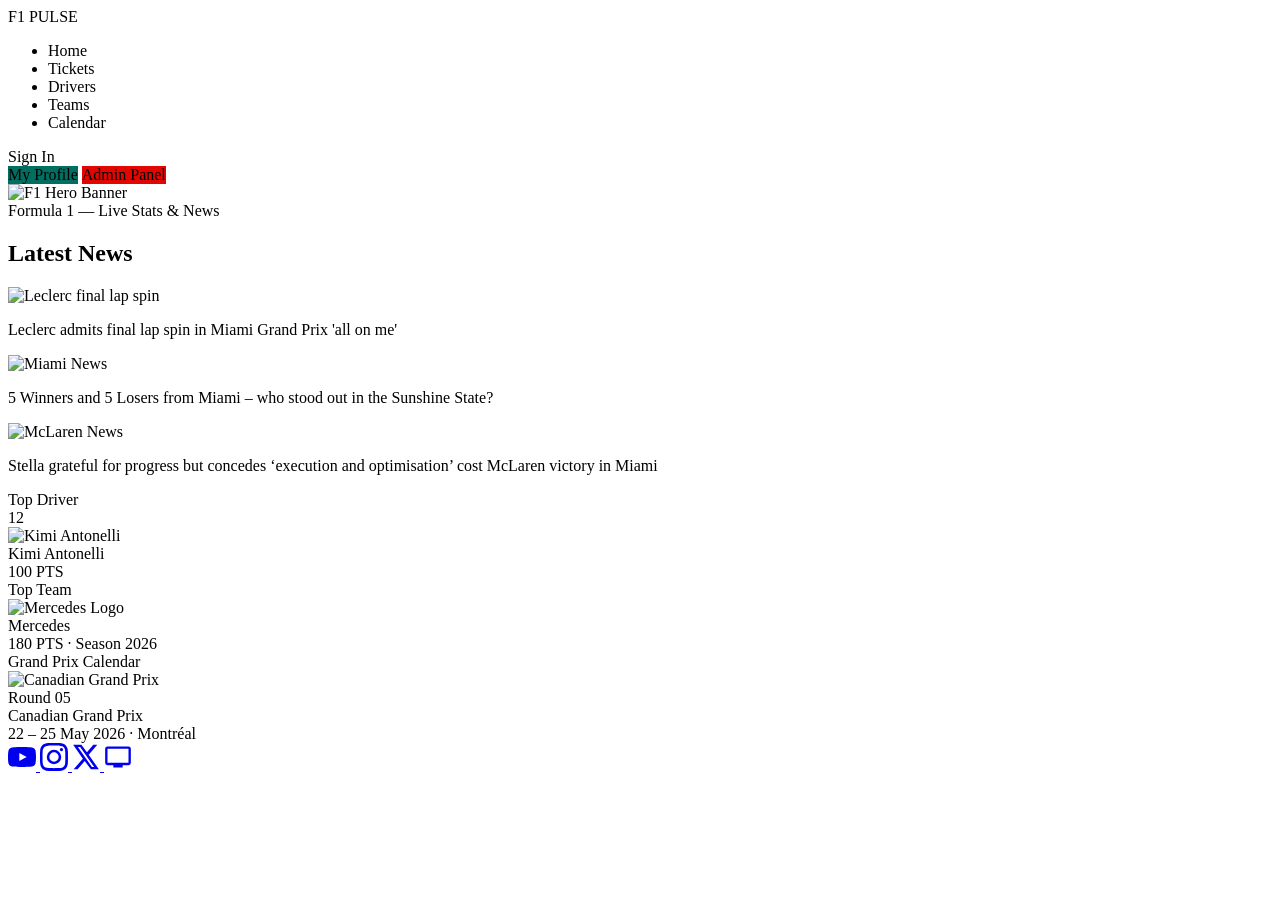
<file: src/main/resources/templates/index.html>
<!DOCTYPE html>
<html lang="uk" xmlns:th="http://www.thymeleaf.org">
<head>
    <meta charset="UTF-8">
    <meta name="viewport" content="width=device-width, initial-scale=1.0">
    <title>Formula 1 — Live Stats & News</title>
    <link href="https://fonts.googleapis.com/css2?family=Inter:wght@400;500;600;700&display=swap" rel="stylesheet">
    <link rel="stylesheet" th:href="@{/style.css}">
</head>
<body>

<nav>
    <div class="nav-logo">F1 <span>PULSE</span></div>
    <ul class="nav-links">
        <li><a th:href="@{/}" class="active">Home</a></li>
        <li><a th:href="@{/tickets}">Tickets</a></li>
        <li><a th:href="@{/drivers}">Drivers</a></li>
        <li><a th:href="@{/teams}">Teams</a></li>
        <li><a th:href="@{/calendar}">Calendar</a></li>
    </ul>
    <div th:if="${session.loggedInUser == null}">
        <a th:href="@{/signin}" class="btn-signin" style="text-decoration: none; display: inline-flex; align-items: center; justify-content: center;">Sign In</a>
    </div>

    <div th:if="${session.loggedInUser != null}">
        <a th:if="${session.loggedInUser.role == 'USER'}" th:href="@{/userprofile}" class="btn-signin" style="text-decoration: none; display: inline-flex; align-items: center; justify-content: center; background: #006F62; border-color: #006F62;">My Profile</a>

        <a th:if="${session.loggedInUser.role == 'ADMIN'}" th:href="@{/adminprofile}" class="btn-signin" style="text-decoration: none; display: inline-flex; align-items: center; justify-content: center; background: #e10600; border-color: #e10600;">Admin Panel</a>
    </div>
</nav>

<div class="hero">
    <div class="hero-img">
        <img th:src="@{/image/main.avif}" alt="F1 Hero Banner">
    </div>
    <div class="hero-label">Formula 1 — Live Stats &amp; News</div>
</div>

<div class="wrap">
    <h2>Latest News</h2>
    <div class="news-grid">
        <div class="news-card">
            <div class="thumb">
                <img th:src="@{/image/news1.avif}" alt="Leclerc final lap spin">
            </div>
            <p>Leclerc admits final lap spin in Miami Grand Prix 'all on me'</p>
        </div>
        <div class="news-card">
            <div class="thumb">
                <img th:src="@{/image/news2.avif}" alt="Miami News">
            </div>
            <p>5 Winners and 5 Losers from Miami – who stood out in the Sunshine State?</p>
        </div>
        <div class="news-card">
            <div class="thumb">
                <img th:src="@{/image/news3.avif}" alt="McLaren News">
            </div>
            <p>Stella grateful for progress but concedes ‘execution and optimisation’ cost McLaren victory in Miami</p>
        </div>
    </div>
</div>

<div class="bottom-row">
    <div>
        <div class="widget-label">Top Driver</div>
        <div class="driver-box">
            <div class="num">12</div>
            <img th:src="@{/image/kimi.png}" alt="Kimi Antonelli" class="top-driver-img">

            <div class="top-driver-text">
                <div class="name">Kimi Antonelli</div>
                <div class="pts">100 PTS</div>
            </div>
        </div>
    </div>

    <div>
        <div class="widget-label">Top Team</div>
        <div class="team-card">
            <div class="team-logo">
                <img th:src="@{/image/mercedeslogo.avif}" alt="Mercedes Logo">
            </div>
            <div>
                <div class="team-name">Mercedes</div>
                <div class="team-pts">180 PTS · Season 2026</div>
            </div>
        </div>
    </div>

    <div>
        <div class="widget-label">Grand Prix Calendar</div>
        <div class="cal-card">
            <div class="cal-img">
                <img th:src="@{/image/canadagrandprix.avif}" alt="Canadian Grand Prix">
            </div>
            <div class="cal-badge">Round 05</div>
            <div class="cal-info">Canadian Grand Prix</div>
            <div class="cal-date">22 – 25 May 2026 · Montréal</div>
        </div>
    </div>
</div>

<div class="social-bar">
    <a href="https://www.youtube.com/@Formula1" target="_blank" title="YouTube">
        <svg width="28" height="28" viewBox="0 0 24 24" fill="currentColor"><path d="M23.5 6.2a3 3 0 0 0-2.1-2.1C19.5 3.5 12 3.5 12 3.5s-7.5 0-9.4.6A3 3 0 0 0 .5 6.2C0 8.1 0 12 0 12s0 3.9.5 5.8a3 3 0 0 0 2.1 2.1c1.9.6 9.4.6 9.4.6s7.5 0 9.4-.6a3 3 0 0 0 2.1-2.1C24 15.9 24 12 24 12s0-3.9-.5-5.8zM9.7 15.5V8.5l6.3 3.5-6.3 3.5z"/></svg>
    </a>
    <a href="https://www.instagram.com/f1/" target="_blank" title="Instagram">
        <svg width="28" height="28" viewBox="0 0 24 24" fill="currentColor"><path d="M12 2.2c3.2 0 3.6 0 4.8.1 3.2.1 4.7 1.7 4.8 4.8.1 1.2.1 1.6.1 4.8s0 3.6-.1 4.8c-.1 3.1-1.6 4.7-4.8 4.8-1.2.1-1.6.1-4.8.1s-3.6 0-4.8-.1C3.9 21.4 2.4 19.9 2.3 16.8 2.2 15.6 2.2 15.2 2.2 12s0-3.6.1-4.8C2.4 4.1 3.9 2.5 7.2 2.3 8.4 2.2 8.8 2.2 12 2.2zm0-2.2C8.7 0 8.3 0 7.1.1 2.7.3.3 2.7.1 7.1 0 8.3 0 8.7 0 12s0 3.7.1 4.9C.3 21.3 2.7 23.7 7.1 23.9 8.3 24 8.7 24 12 24s3.7 0 4.9-.1c4.4-.2 6.8-2.6 7-7 .1-1.2.1-1.6.1-4.9s0-3.7-.1-4.9C23.7 2.7 21.3.3 16.9.1 15.7 0 15.3 0 12 0zm0 5.8a6.2 6.2 0 1 0 0 12.4A6.2 6.2 0 0 0 12 5.8zm0 10.2a4 4 0 1 1 0-8 4 4 0 0 1 0 8zm6.4-11.8a1.4 1.4 0 1 0 0 2.8 1.4 1.4 0 0 0 0-2.8z"/></svg>
    </a>
    <a href="https://x.com/F1" target="_blank" title="X / Twitter">
        <svg width="28" height="28" viewBox="0 0 24 24" fill="currentColor"><path d="M18.3 1.5h3.4l-7.4 8.5L23 22.5h-6.8l-5.3-7-6.1 7H1.4l7.9-9L1 1.5h7l4.8 6.4zM17.1 20.6h1.9L7 3.4H5l12.1 17.2z"/></svg>
    </a>
    <a href="https://f1tv.formula1.com/" target="_blank" title="F1 TV">
        <svg width="28" height="28" viewBox="0 0 24 24" fill="currentColor"><path d="M21 3H3a2 2 0 0 0-2 2v12a2 2 0 0 0 2 2h5v2h8v-2h5a2 2 0 0 0 2-2V5a2 2 0 0 0-2-2zm0 14H3V5h18v12z"/></svg>
    </a>
</div>

</div>

<script th:src="@{/script.js}"></script>
</body>
</html>
</file>
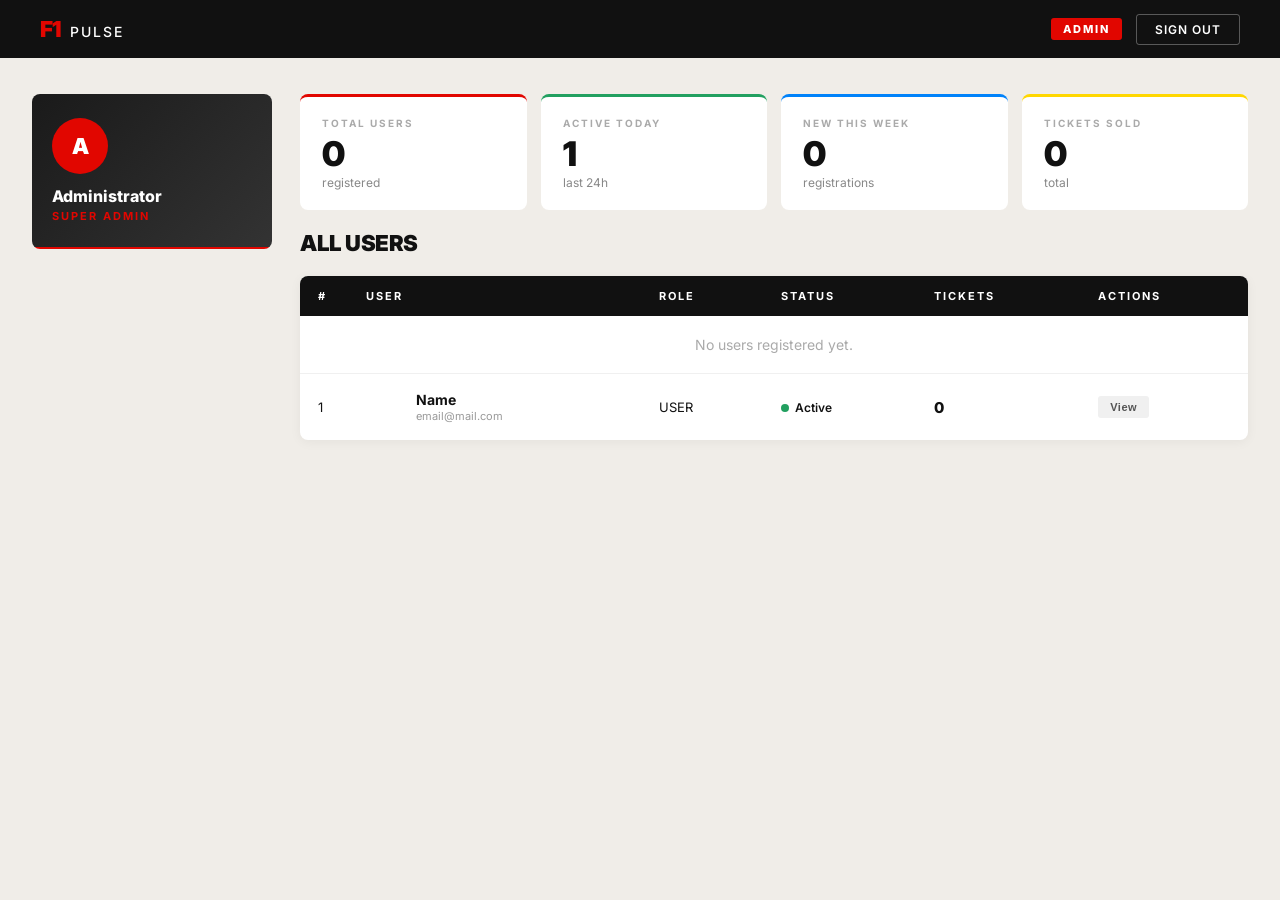
<file: src/main/resources/templates/adminprofile.html>
<!DOCTYPE html>
<html lang="uk" xmlns:th="http://www.thymeleaf.org">
<head>
    <meta charset="UTF-8">
    <meta name="viewport" content="width=device-width, initial-scale=1.0">
    <title>Admin Panel — F1 Pulse</title>
    <link href="https://fonts.googleapis.com/css2?family=Inter:wght@400;500;600;700;900&display=swap" rel="stylesheet">
    <style>
        * { margin: 0; padding: 0; box-sizing: border-box; }
        body { background: #f0ede8; font-family: 'Inter', sans-serif; color: #111; min-height: 100vh; }

        /* NAV */
        nav {
          background: #111; display: flex; align-items: center;
          justify-content: space-between; padding: 0 40px; height: 58px;
          position: sticky; top: 0; z-index: 100;
        }
        .nav-logo { font-size: 22px; font-weight: 900; color: #e10600; letter-spacing: -1px; text-decoration: none; }
        .nav-logo span { color: #fff; font-weight: 500; font-size: 14px; margin-left: 6px; letter-spacing: 2px; }
        .nav-right { display: flex; align-items: center; gap: 14px; }
        .admin-badge { background: #e10600; color: #fff; font-size: 11px; font-weight: 800; letter-spacing: 2px; padding: 4px 12px; border-radius: 3px; text-transform: uppercase; }
        .btn-out { color: #fff; font-size: 12px; font-weight: 600; letter-spacing: 1px; text-transform: uppercase; padding: 7px 18px; background: transparent; border: 1.5px solid rgba(255,255,255,0.3); border-radius: 3px; cursor: pointer; transition: all 0.2s; text-decoration: none;}
        .btn-out:hover { background: #fff; color: #111; }

        /* LAYOUT */
        .layout { max-width: 1300px; margin: 0 auto; display: grid; grid-template-columns: 240px 1fr; gap: 28px; padding: 36px 32px; align-items: start; }

        /* SIDEBAR */
        .sidebar { display: flex; flex-direction: column; gap: 14px; }

        .admin-card { background: #111; color: #fff; border-radius: 8px; overflow: hidden; }
        .admin-card-top { background: linear-gradient(135deg, #1a1a1a, #333); padding: 24px 20px; border-bottom: 2px solid #e10600; }
        .admin-avatar { width: 56px; height: 56px; border-radius: 50%; background: #e10600; display: flex; align-items: center; justify-content: center; font-size: 22px; font-weight: 900; color: #fff; margin-bottom: 12px; }
        .admin-name { font-size: 16px; font-weight: 800; }
        .admin-role { font-size: 11px; color: #e10600; font-weight: 700; letter-spacing: 2px; text-transform: uppercase; margin-top: 3px; }

        /* MAIN */
        .main { display: flex; flex-direction: column; gap: 20px; }

        /* SUMMARY CARDS */
        .stats-row { display: grid; grid-template-columns: repeat(4, 1fr); gap: 14px; }
        .stat-card { background: #fff; border-radius: 8px; padding: 20px 22px; border-top: 3px solid #e10600; }
        .stat-card.green { border-top-color: #22a060; }
        .stat-card.blue  { border-top-color: #0082FA; }
        .stat-card.gold  { border-top-color: #FFD700; }
        .sc-label { font-size: 10px; font-weight: 700; letter-spacing: 2px; text-transform: uppercase; color: #aaa; margin-bottom: 8px; }
        .sc-val { font-size: 34px; font-weight: 900; line-height: 1; }
        .sc-sub { font-size: 12px; color: #888; margin-top: 4px; }

        /* TOOLBAR */
        .toolbar { display: flex; align-items: center; gap: 12px; flex-wrap: wrap; }
        .toolbar h2 { font-size: 22px; font-weight: 900; text-transform: uppercase; letter-spacing: -0.5px; flex: 1; }

        /* TABLE */
        .table-wrap { background: #fff; border-radius: 8px; overflow: hidden; box-shadow: 0 2px 12px rgba(0,0,0,0.05); }

        table { width: 100%; border-collapse: collapse; }
        thead th { background: #111; color: #fff; padding: 13px 18px; text-align: left; font-size: 11px; font-weight: 700; letter-spacing: 2px; text-transform: uppercase; white-space: nowrap; }
        thead th:first-child { width: 48px; }

        tbody tr { border-bottom: 1px solid #f0f0f0; transition: background 0.15s; }
        tbody tr:last-child { border-bottom: none; }
        tbody tr:hover { background: #fafafa; }

        td { padding: 14px 18px; font-size: 13px; vertical-align: middle; }

        /* avatar cell */
        .user-cell { display: flex; align-items: center; gap: 12px; }
        .u-avatar { width: 38px; height: 38px; border-radius: 50%; display: flex; align-items: center; justify-content: center; font-size: 14px; font-weight: 800; color: #fff; flex-shrink: 0; }
        .u-name { font-weight: 700; font-size: 14px; }
        .u-email { font-size: 11px; color: #999; margin-top: 1px; }

        /* role badge */
        .role-badge { display: inline-block; padding: 3px 10px; border-radius: 10px; font-size: 11px; font-weight: 700; letter-spacing: 0.5px; }
        .role-user  { background: #e8f0ff; color: #1a4fba; }
        .role-admin { background: #ffe8e8; color: #b00000; }

        /* status dot */
        .status-dot { display: inline-flex; align-items: center; gap: 6px; font-size: 12px; font-weight: 600; }
        .dot { width: 8px; height: 8px; border-radius: 50%; flex-shrink: 0; }
        .dot-active  { background: #22a060; }

        /* tickets count */
        .tickets-num { font-weight: 800; font-size: 15px; }
        .tickets-num.has { color: #e10600; }
        .tickets-num.none { color: #ccc; }

        /* action btns */
        .action-btns { display: flex; gap: 6px; }
        .btn-action { padding: 5px 12px; border-radius: 3px; font-size: 11px; font-weight: 700; letter-spacing: 0.5px; cursor: pointer; border: none; transition: all 0.15s; }
        .btn-view   { background: #f0f0f0; color: #555; }
        .btn-view:hover { background: #111; color: #fff; }

        .empty-row td { text-align: center; padding: 48px; color: #aaa; font-size: 14px; }
    </style>
</head>
<body>

<nav>
    <a th:href="@{/}" class="nav-logo">F1 <span>PULSE</span></a>
    <div class="nav-right">
        <span class="admin-badge">Admin</span>
        <a th:href="@{/logout}" class="btn-out">Sign Out</a>
    </div>
</nav>

<div class="layout">

    <div class="sidebar">
        <div class="admin-card">
            <div class="admin-card-top">
                <div class="admin-avatar" th:text="${#strings.toUpperCase(#strings.substring(adminUser.firstName,0,1) + #strings.substring(adminUser.lastName,0,1))}">A</div>
                <div class="admin-name" th:text="${adminUser.firstName + ' ' + adminUser.lastName}">Administrator</div>
                <div class="admin-role" th:text="${adminUser.role}">Super Admin</div>
            </div>
        </div>
    </div>

    <div class="main">

        <div class="stats-row">
            <div class="stat-card">
                <div class="sc-label">Total Users</div>
                <div class="sc-val" id="statTotal" th:text="${allUsers.size()}">0</div>
                <div class="sc-sub">registered</div>
            </div>
            <div class="stat-card green">
                <div class="sc-label">Active Today</div>
                <div class="sc-val" id="statActive">1</div>
                <div class="sc-sub">last 24h</div>
            </div>
            <div class="stat-card blue">
                <div class="sc-label">New This Week</div>
                <div class="sc-val" id="statNew" th:text="${allUsers.size()}">0</div>
                <div class="sc-sub">registrations</div>
            </div>
            <div class="stat-card gold">
                <div class="sc-label">Tickets Sold</div>
                <div class="sc-val" id="statTickets" th:text="${totalTicketsSold}">0</div>
                <div class="sc-sub">total</div>
            </div>
        </div>

        <div class="toolbar">
            <h2>All Users</h2>
        </div>

        <div class="table-wrap">
            <table>
                <thead>
                <tr>
                    <th>#</th>
                    <th>User</th>
                    <th>Role</th>
                    <th>Status</th>
                    <th>Tickets</th>
                    <th>Actions</th>
                </tr>
                </thead>
                <tbody id="usersTableBody">
                <tr class="empty-row" th:if="${#lists.isEmpty(allUsers)}">
                    <td colspan="6" style="text-align: center; padding: 20px;">No users registered yet.</td>
                </tr>

                <tr th:each="u : ${allUsers}">
                    <td th:text="${u.id}">1</td>

                    <td class="user-cell">
                        <div class="u-avatar"
                             th:style="${u.role == 'ADMIN'} ? 'background: #e10600;' : 'background: #0082FA;'"
                             th:text="${(u.firstName != null and u.firstName.length() > 0 ? #strings.substring(u.firstName,0,1) : 'U') + (u.lastName != null and u.lastName.length() > 0 ? #strings.substring(u.lastName,0,1) : '')}">
                        </div>
                        <div>
                            <div class="u-name" th:text="${(u.firstName != null ? u.firstName : 'Unknown') + ' ' + (u.lastName != null ? u.lastName : 'User')}">Name</div>
                            <div class="u-email" th:text="${u.email}">email@mail.com</div>
                        </div>
                    </td>
                    <td>
                        <span th:class="'role-badge ' + (${u.role == 'ADMIN'} ? 'role-admin' : 'role-user')"
                              th:text="${u.role}">USER</span>
                    </td>
                    <td>
                        <div class="status-dot"><div class="dot dot-active"></div>Active</div>
                    </td>
                    <td>
                            <span class="tickets-num"
                                  th:classappend="${u.role == 'ADMIN'} ? 'none' : 'has'"
                                  th:text="${#lists.size(u.tickets)}">0</span>
                    </td>
                    <td>
                        <div class="action-btns">
                            <button class="btn-action btn-view">View</button>
                        </div>
                    </td>
                </tr>
                </tbody>
            </table>
        </div>

    </div>
</div>

</body>
</html>
</file>
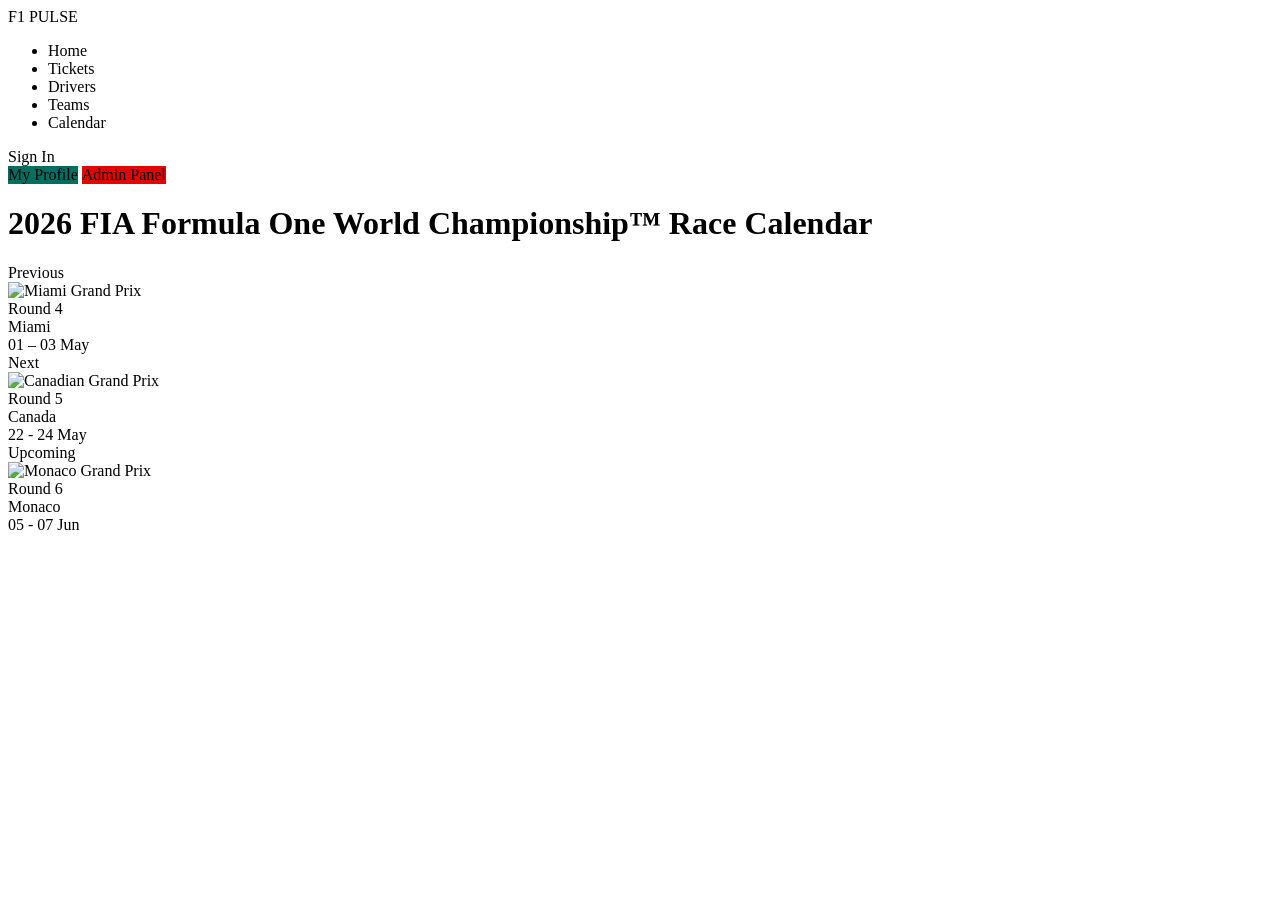
<file: src/main/resources/templates/calendar.html>
<!DOCTYPE html>
<html lang="uk" xmlns:th="http://www.thymeleaf.org">
<head>
    <meta charset="UTF-8">
    <meta name="viewport" content="width=device-width, initial-scale=1.0">
    <title>F1 Race Calendar 2026</title>
    <link href="https://fonts.googleapis.com/css2?family=Inter:wght@400;500;600;700;900&display=swap" rel="stylesheet">
    <link rel="stylesheet" th:href="@{/style.css}">
</head>
<body>

<nav>
    <div class="nav-logo">F1 <span>PULSE</span></div>
    <ul class="nav-links">
        <li><a th:href="@{/}">Home</a></li>
        <li><a th:href="@{/tickets}">Tickets</a></li>
        <li><a th:href="@{/drivers}">Drivers</a></li>
        <li><a th:href="@{/teams}">Teams</a></li>
        <li><a th:href="@{/calendar}" class="active">Calendar</a></li>
    </ul>
    <div th:if="${session.loggedInUser == null}">
        <a th:href="@{/signin}" class="btn-signin" style="text-decoration: none; display: inline-flex; align-items: center; justify-content: center;">Sign In</a>
    </div>

    <div th:if="${session.loggedInUser != null}">
        <a th:if="${session.loggedInUser.role == 'USER'}" th:href="@{/userprofile}" class="btn-signin" style="text-decoration: none; display: inline-flex; align-items: center; justify-content: center; background: #006F62; border-color: #006F62;">My Profile</a>

        <a th:if="${session.loggedInUser.role == 'ADMIN'}" th:href="@{/adminprofile}" class="btn-signin" style="text-decoration: none; display: inline-flex; align-items: center; justify-content: center; background: #e10600; border-color: #e10600;">Admin Panel</a>
    </div>
</nav>

<div class="page">
    <h1 class="calendar-title">2026 FIA Formula One World Championship™ Race Calendar</h1>

    <div class="top-row">

        <div>
            <div class="section-label">Previous</div>
            <div class="race-card">
                <div class="bg">
                    <img th:src="@{/image/miami.avif}" alt="Miami Grand Prix">
                </div>
                <div class="overlay"></div>
                <div class="round-badge">Round 4</div>
                <div class="content">
                    <div class="race-name">Miami</div>
                    <div class="race-dates">01 – 03 May</div>
                </div>
            </div>
        </div>

        <div>
            <div class="section-label label-next">Next</div>
            <div class="race-card card-next">
                <div class="bg">
                    <img th:src="@{/image/canadagrandprix.avif}" alt="Canadian Grand Prix">
                </div>
                <div class="overlay"></div>
                <div class="round-badge">Round 5</div>
                <div class="content">
                    <div class="race-name">Canada</div>
                    <div class="race-dates">22 - 24 May</div>
                </div>
            </div>
        </div>

        <div>
            <div class="section-label">Upcoming</div>
            <div class="race-card">
                <div class="bg">
                    <img th:src="@{/image/monaco.avif}" alt="Monaco Grand Prix">
                </div>
                <div class="overlay"></div>
                <div class="round-badge">Round 6</div>
                <div class="content">
                    <div class="race-name">Monaco</div>
                    <div class="race-dates">05 - 07 Jun</div>
                </div>
            </div>
        </div>

    </div>
</div>

</body>
</html>
</file>
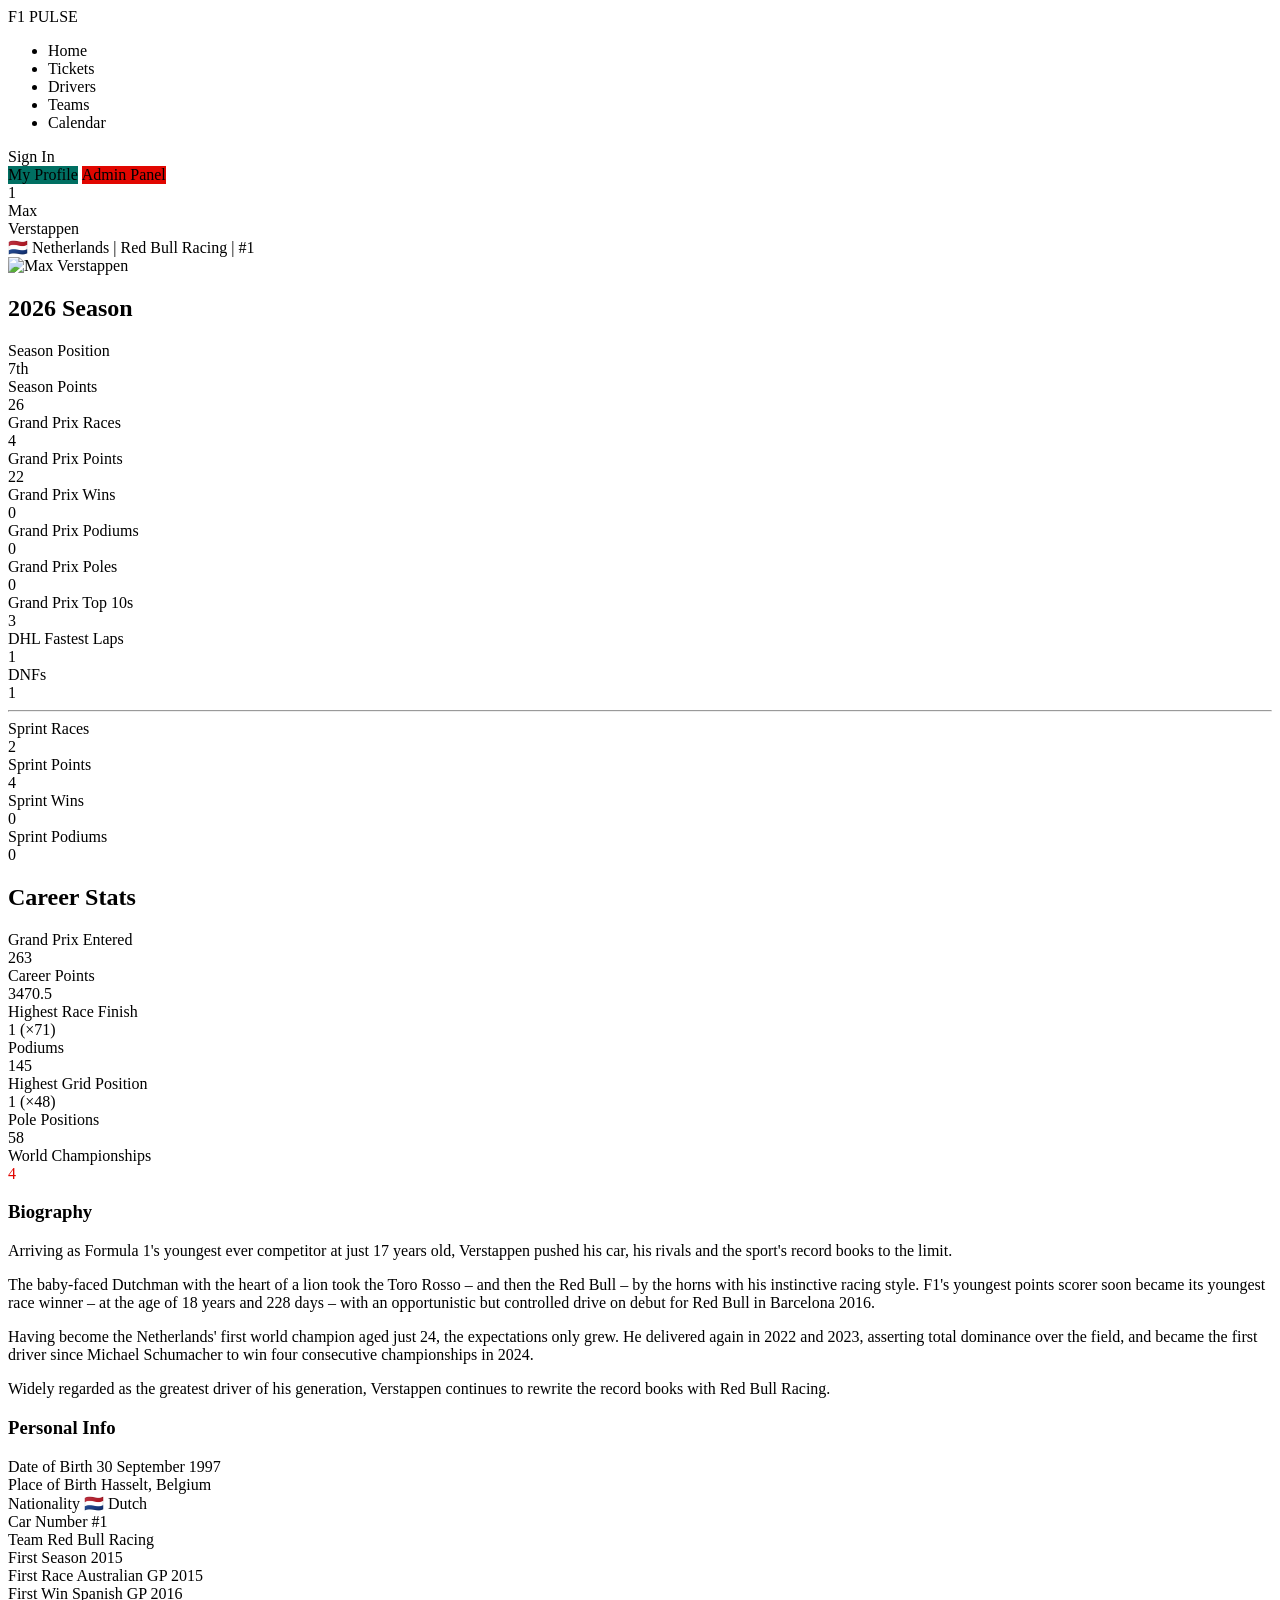
<file: src/main/resources/templates/driverprofile.html>
<!DOCTYPE html>
<html lang="uk" xmlns:th="http://www.thymeleaf.org">
<head>
    <meta charset="UTF-8">
    <meta name="viewport" content="width=device-width, initial-scale=1.0">
    <title>Max Verstappen — F1 Pulse</title>
    <link href="https://fonts.googleapis.com/css2?family=Inter:wght@400;500;600;700;900&family=Dancing+Script:wght@700&display=swap" rel="stylesheet">
    <link rel="stylesheet" th:href="@{/style.css}">
    <style>
    </style>
</head>
<body>

<nav>
    <a th:href="@{/}" class="nav-logo">F1 <span>PULSE</span></a>
    <ul class="nav-links">
        <li><a th:href="@{/}">Home</a></li>
        <li><a th:href="@{/tickets}">Tickets</a></li>
        <li><a th:href="@{/drivers}" class="active">Drivers</a></li>
        <li><a th:href="@{/teams}">Teams</a></li>
        <li><a th:href="@{/calendar}">Calendar</a></li>
    </ul>
    <div th:if="${session.loggedInUser == null}">
        <a th:href="@{/signin}" class="btn-signin" style="text-decoration: none; display: inline-flex; align-items: center; justify-content: center;">Sign In</a>
    </div>

    <div th:if="${session.loggedInUser != null}">
        <a th:if="${session.loggedInUser.role == 'USER'}" th:href="@{/userprofile}" class="btn-signin" style="text-decoration: none; display: inline-flex; align-items: center; justify-content: center; background: #006F62; border-color: #006F62;">My Profile</a>

        <a th:if="${session.loggedInUser.role == 'ADMIN'}" th:href="@{/adminprofile}" class="btn-signin" style="text-decoration: none; display: inline-flex; align-items: center; justify-content: center; background: #e10600; border-color: #e10600;">Admin Panel</a>
    </div>
</nav>

<div class="hero" id="driverHero">
    <div class="hero-bg-num" id="heroBgNum">1</div>
    <div class="hero-info">
        <div class="hero-lines">
            <div class="hero-line"></div>
            <div class="hero-line"></div>
        </div>
        <div class="driver-firstname" id="heroFirst">Max</div>
        <div class="driver-lastname" id="heroLast">Verstappen</div>
        <div class="driver-meta">
            <span>🇳🇱 Netherlands</span>
            <span class="sep">|</span>
            <span id="heroTeam">Red Bull Racing</span>
            <span class="sep">|</span>
            <span id="heroNum">#1</span>
        </div>
    </div>
    <div class="hero-photo">
        <img th:src="@{/image/max.avif}" alt="Max Verstappen" id="heroPhoto">
    </div>
</div>

<div class="stats-layout">

    <div class="panel-dark">
        <h2>2026 Season</h2>
        <div class="stats-grid">
            <div class="stat-item">
                <div class="stat-label">Season Position</div>
                <div class="stat-value">7th</div>
            </div>
            <div class="stat-item">
                <div class="stat-label">Season Points</div>
                <div class="stat-value">26</div>
            </div>
            <div class="stat-item">
                <div class="stat-label">Grand Prix Races</div>
                <div class="stat-value">4</div>
            </div>
            <div class="stat-item">
                <div class="stat-label">Grand Prix Points</div>
                <div class="stat-value">22</div>
            </div>
            <div class="stat-item">
                <div class="stat-label">Grand Prix Wins</div>
                <div class="stat-value">0</div>
            </div>
            <div class="stat-item">
                <div class="stat-label">Grand Prix Podiums</div>
                <div class="stat-value">0</div>
            </div>
            <div class="stat-item">
                <div class="stat-label">Grand Prix Poles</div>
                <div class="stat-value">0</div>
            </div>
            <div class="stat-item">
                <div class="stat-label">Grand Prix Top 10s</div>
                <div class="stat-value">3</div>
            </div>
            <div class="stat-item">
                <div class="stat-label">DHL Fastest Laps</div>
                <div class="stat-value">1</div>
            </div>
            <div class="stat-item">
                <div class="stat-label">DNFs</div>
                <div class="stat-value">1</div>
            </div>
        </div>

        <hr class="divider-line">

        <div class="stats-grid">
            <div class="stat-item">
                <div class="stat-label">Sprint Races</div>
                <div class="stat-value">2</div>
            </div>
            <div class="stat-item">
                <div class="stat-label">Sprint Points</div>
                <div class="stat-value">4</div>
            </div>
            <div class="stat-item">
                <div class="stat-label">Sprint Wins</div>
                <div class="stat-value">0</div>
            </div>
            <div class="stat-item">
                <div class="stat-label">Sprint Podiums</div>
                <div class="stat-value">0</div>
            </div>
        </div>
    </div>

    <div class="panel-dark2">
        <h2>Career Stats</h2>
        <div class="career-row">
            <div class="career-label">Grand Prix Entered</div>
            <div class="career-value">263</div>
        </div>
        <div class="career-row">
            <div class="career-label">Career Points</div>
            <div class="career-value">3470.5</div>
        </div>
        <div class="career-row">
            <div class="career-label">Highest Race Finish</div>
            <div class="career-value">1 (×71)</div>
        </div>
        <div class="career-row">
            <div class="career-label">Podiums</div>
            <div class="career-value">145</div>
        </div>
        <div class="career-row">
            <div class="career-label">Highest Grid Position</div>
            <div class="career-value">1 (×48)</div>
        </div>
        <div class="career-row">
            <div class="career-label">Pole Positions</div>
            <div class="career-value">58</div>
        </div>
        <div class="career-row">
            <div class="career-label">World Championships</div>
            <div class="career-value" style="color:#e10600">4</div>
        </div>
    </div>

</div>

<div class="bottom-layout">

    <div class="bio-panel">
        <h3>Biography</h3>
        <p>Arriving as Formula 1's youngest ever competitor at just 17 years old, Verstappen pushed his car, his rivals and the sport's record books to the limit.</p>
        <p>The baby-faced Dutchman with the heart of a lion took the Toro Rosso – and then the Red Bull – by the horns with his instinctive racing style. F1's youngest points scorer soon became its youngest race winner – at the age of 18 years and 228 days – with an opportunistic but controlled drive on debut for Red Bull in Barcelona 2016.</p>
        <p>Having become the Netherlands' first world champion aged just 24, the expectations only grew. He delivered again in 2022 and 2023, asserting total dominance over the field, and became the first driver since Michael Schumacher to win four consecutive championships in 2024.</p>
        <p>Widely regarded as the greatest driver of his generation, Verstappen continues to rewrite the record books with Red Bull Racing.</p>
    </div>

    <div class="info-panel">
        <h3>Personal Info</h3>
        <div class="info-row">
            <span class="ilabel">Date of Birth</span>
            <span class="ivalue">30 September 1997</span>
        </div>
        <div class="info-row">
            <span class="ilabel">Place of Birth</span>
            <span class="ivalue">Hasselt, Belgium</span>
        </div>
        <div class="info-row">
            <span class="ilabel">Nationality</span>
            <span class="ivalue">🇳🇱 Dutch</span>
        </div>
        <div class="info-row">
            <span class="ilabel">Car Number</span>
            <span class="ivalue">#1</span>
        </div>
        <div class="info-row">
            <span class="ilabel">Team</span>
            <span class="ivalue">Red Bull Racing</span>
        </div>
        <div class="info-row">
            <span class="ilabel">First Season</span>
            <span class="ivalue">2015</span>
        </div>
        <div class="info-row">
            <span class="ilabel">First Race</span>
            <span class="ivalue">Australian GP 2015</span>
        </div>
        <div class="info-row">
            <span class="ilabel">First Win</span>
            <span class="ivalue">Spanish GP 2016</span>
        </div>
        <div class="info-row">
            <span class="ilabel">Championships</span>
            <span class="ivalue" style="color:#e10600;font-size:16px">4x(2021–2024)</span>
        </div>
    </div>

</div>

<script>

    document.querySelectorAll('.dstrip-btn').forEach(btn => {
      btn.addEventListener('click', () => {
        document.querySelectorAll('.dstrip-btn').forEach(b => b.classList.remove('active'));
        btn.classList.add('active');
        const d = drivers[btn.textContent.trim()];
        if (!d) return;
        document.getElementById('driverHero').style.background = d.color;
        document.getElementById('heroFirst').textContent = d.first;
        document.getElementById('heroLast').textContent = d.last;
        document.getElementById('heroTeam').textContent = d.team;
        document.getElementById('heroNum').textContent = '#' + d.num;
        document.getElementById('heroBgNum').textContent = d.num;
      });
    });

    // Tab switching
    document.querySelectorAll('.dtab').forEach((tab, i) => {
      tab.addEventListener('click', () => {
        document.querySelectorAll('.dtab').forEach(t => t.classList.remove('active'));
        tab.classList.add('active');
      });
    });
</script>
</body>
</html>
</file>
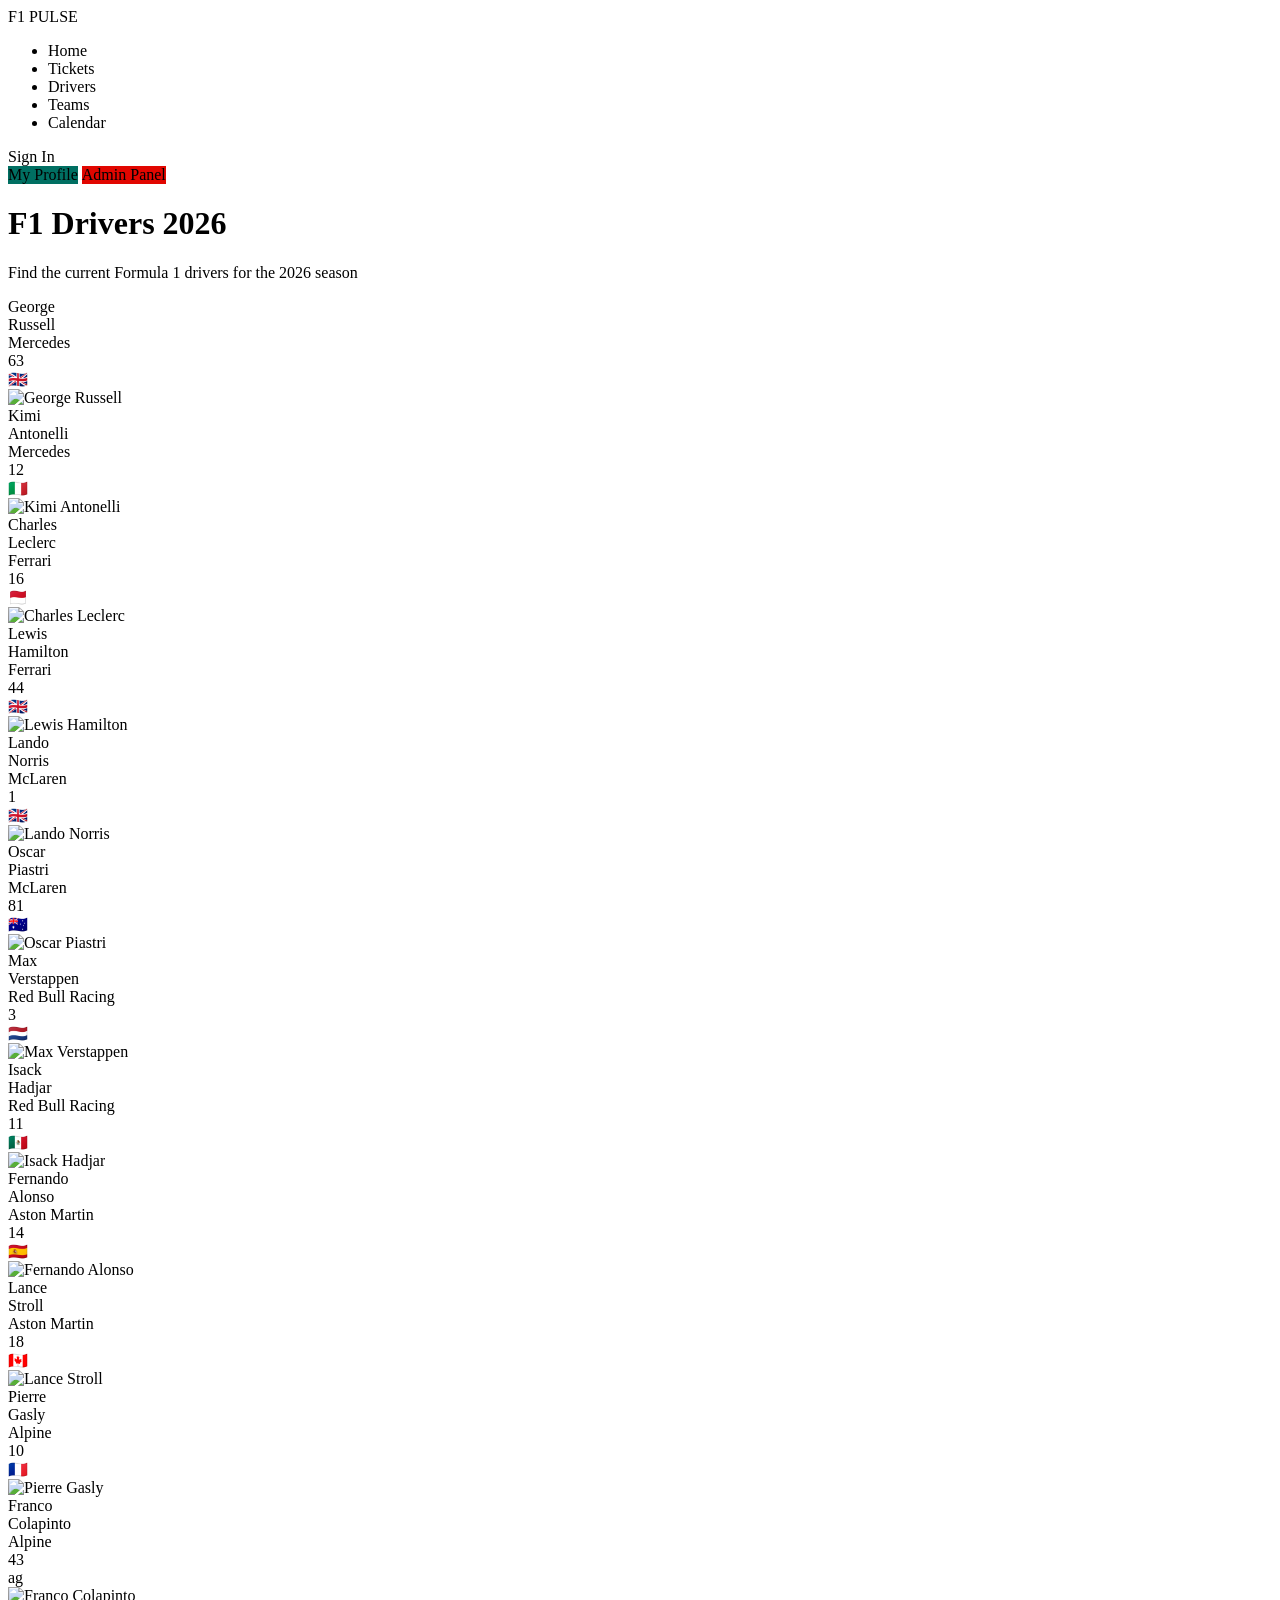
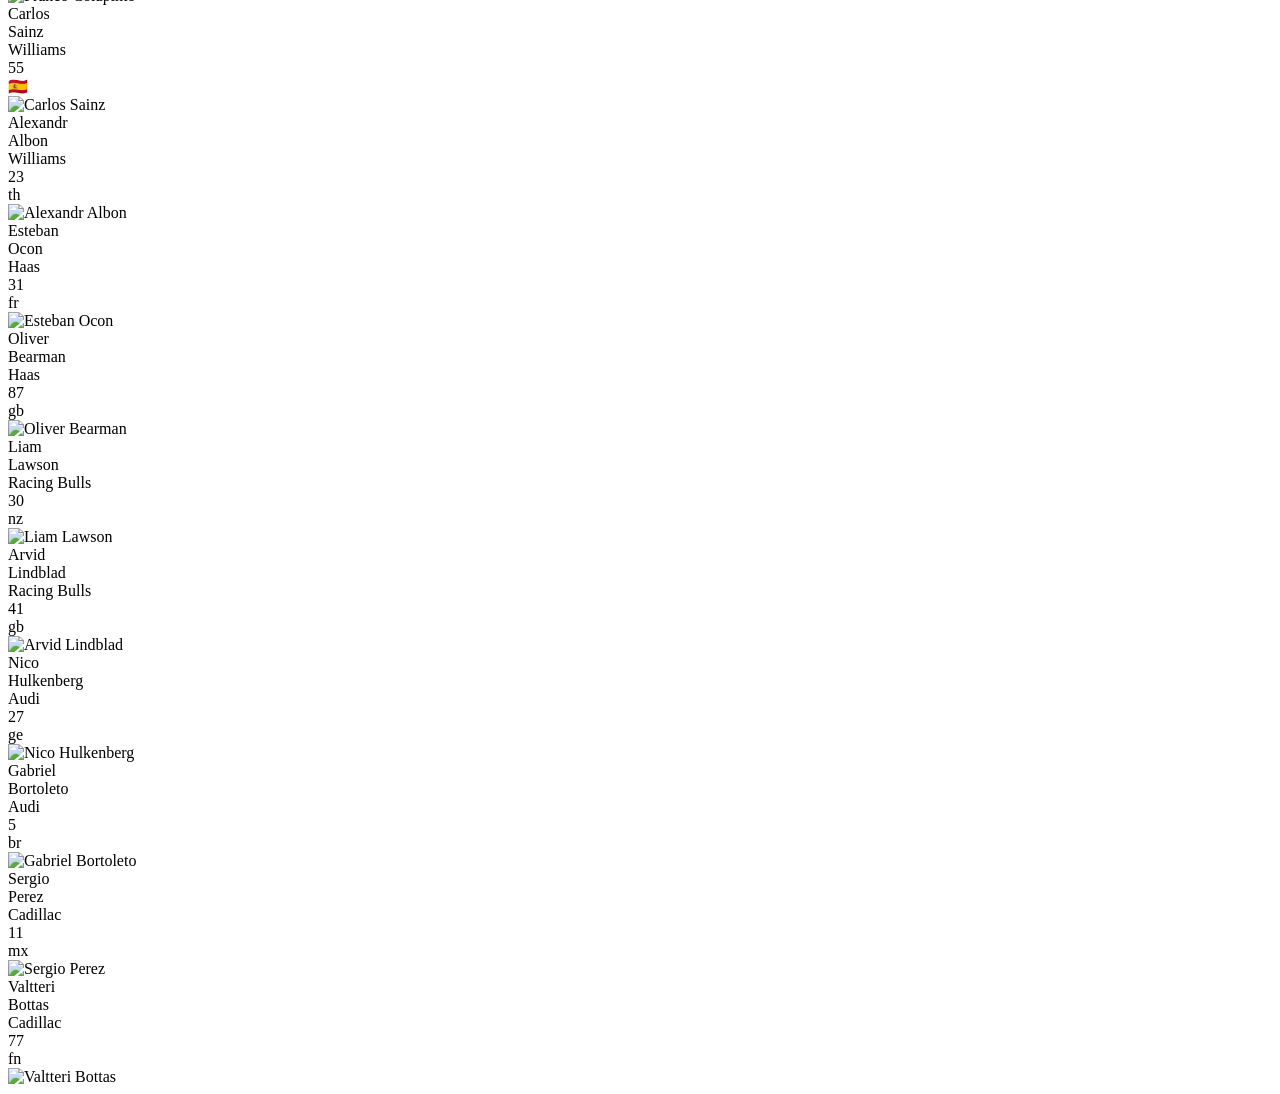
<file: src/main/resources/templates/drivers.html>
<!DOCTYPE html>
<html lang="uk" xmlns:th="http://www.thymeleaf.org">
<head>
    <meta charset="UTF-8">
    <meta name="viewport" content="width=device-width, initial-scale=1.0">
    <title>F1 Drivers 2026</title>
    <link href="https://fonts.googleapis.com/css2?family=Inter:wght@400;500;600;700;900&display=swap" rel="stylesheet">
    <link rel="stylesheet" th:href="@{/style.css}">
</head>
<body>

<nav>
    <div class="nav-logo">F1 <span>PULSE</span></div>
    <ul class="nav-links">
        <li><a th:href="@{/}">Home</a></li>
        <li><a th:href="@{/tickets}">Tickets</a></li>
        <li><a th:href="@{/drivers}" class="active">Drivers</a></li>
        <li><a th:href="@{/teams}">Teams</a></li>
        <li><a th:href="@{/calendar}">Calendar</a></li>
    </ul>
    <div th:if="${session.loggedInUser == null}">
        <a th:href="@{/signin}" class="btn-signin" style="text-decoration: none; display: inline-flex; align-items: center; justify-content: center;">Sign In</a>
    </div>

    <div th:if="${session.loggedInUser != null}">
        <a th:if="${session.loggedInUser.role == 'USER'}" th:href="@{/userprofile}" class="btn-signin" style="text-decoration: none; display: inline-flex; align-items: center; justify-content: center; background: #006F62; border-color: #006F62;">My Profile</a>

        <a th:if="${session.loggedInUser.role == 'ADMIN'}" th:href="@{/adminprofile}" class="btn-signin" style="text-decoration: none; display: inline-flex; align-items: center; justify-content: center; background: #e10600; border-color: #e10600;">Admin Panel</a>
    </div>
</nav>

<div class="page">
    <h1>F1 Drivers 2026</h1>
    <p class="subtitle">Find the current Formula 1 drivers for the 2026 season</p>

    <div class="drivers-grid">

        <div class="driver-card mercedes">
            <div class="card-info">
                <div class="first">George</div>
                <div class="last">Russell</div>
                <div class="team">Mercedes</div>
            </div>
            <div class="card-num">63</div>
            <div class="card-flag">🇬🇧</div>
            <div class="card-photo">
                <img th:src="@{/image/george.avif}" alt="George Russell">
            </div>
        </div>

        <div class="driver-card mercedes">
            <div class="card-info">
                <div class="first">Kimi</div>
                <div class="last">Antonelli</div>
                <div class="team">Mercedes</div>
            </div>
            <div class="card-num">12</div>
            <div class="card-flag">🇮🇹</div>
            <div class="card-photo">
                <img th:src="@{/image/kimi.png}" alt="Kimi Antonelli">
            </div>
        </div>

        <div class="driver-card ferrari">
            <div class="card-info">
                <div class="first">Charles</div>
                <div class="last">Leclerc</div>
                <div class="team">Ferrari</div>
            </div>
            <div class="card-num">16</div>
            <div class="card-flag">🇲🇨</div>
            <div class="card-photo">
                <img th:src="@{/image/charles.avif}" alt="Charles Leclerc">
            </div>
        </div>

        <div class="driver-card ferrari">
            <div class="card-info">
                <div class="first">Lewis</div>
                <div class="last">Hamilton</div>
                <div class="team">Ferrari</div>
            </div>
            <div class="card-num">44</div>
            <div class="card-flag">🇬🇧</div>
            <div class="card-photo">
                <img th:src="@{/image/lewis.avif}" alt="Lewis Hamilton">
            </div>
        </div>

        <div class="driver-card mclaren">
            <div class="card-info">
                <div class="first">Lando</div>
                <div class="last">Norris</div>
                <div class="team">McLaren</div>
            </div>
            <div class="card-num">1</div>
            <div class="card-flag">🇬🇧</div>
            <div class="card-photo">
                <img th:src="@{/image/lando.avif}" alt="Lando Norris">
            </div>
        </div>

        <div class="driver-card mclaren">
            <div class="card-info">
                <div class="first">Oscar</div>
                <div class="last">Piastri</div>
                <div class="team">McLaren</div>
            </div>
            <div class="card-num">81</div>
            <div class="card-flag">🇦🇺</div>
            <div class="card-photo">
                <img th:src="@{/image/oscar.avif}" alt="Oscar Piastri">
            </div>
        </div>

        <a th:href="@{/driverprofile}" class="driver-card redbull" style="text-decoration: none; color: inherit; cursor: pointer;">
            <div class="card-info">
                <div class="first">Max</div>
                <div class="last">Verstappen</div>
                <div class="team">Red Bull Racing</div>
            </div>
            <div class="card-num">3</div>
            <div class="card-flag">🇳🇱</div>
            <div class="card-photo">
                <img th:src="@{/image/max.avif}" alt="Max Verstappen">
            </div>
        </a>

        <div class="driver-card redbull">
            <div class="card-info">
                <div class="first">Isack</div>
                <div class="last">Hadjar</div>
                <div class="team">Red Bull Racing</div>
            </div>
            <div class="card-num">11</div>
            <div class="card-flag">🇲🇽</div>
            <div class="card-photo">
                <img th:src="@{/image/isack.png}" alt="Isack Hadjar">
            </div>
        </div>

        <div class="driver-card aston">
            <div class="card-info">
                <div class="first">Fernando</div>
                <div class="last">Alonso</div>
                <div class="team">Aston Martin</div>
            </div>
            <div class="card-num">14</div>
            <div class="card-flag">🇪🇸</div>
            <div class="card-photo">
                <img th:src="@{/image/fernando.avif}" alt="Fernando Alonso">
            </div>
        </div>

        <div class="driver-card aston">
            <div class="card-info">
                <div class="first">Lance</div>
                <div class="last">Stroll</div>
                <div class="team">Aston Martin</div>
            </div>
            <div class="card-num">18</div>
            <div class="card-flag">🇨🇦</div>
            <div class="card-photo">
                <img th:src="@{/image/lance.avif}" alt="Lance Stroll">
            </div>
        </div>

        <div class="driver-card alpine">
            <div class="card-info">
                <div class="first">Pierre</div>
                <div class="last">Gasly</div>
                <div class="team">Alpine</div>
            </div>
            <div class="card-num">10</div>
            <div class="card-flag">🇫🇷</div>
            <div class="card-photo">
                <img th:src="@{/image/pierre.png}" alt="Pierre Gasly">
            </div>
        </div>
        <div class="driver-card alpine">
            <div class="card-info">
                <div class="first">Franco</div>
                <div class="last">Colapinto</div>
                <div class="team">Alpine</div>
            </div>
            <div class="card-num">43</div>
            <div class="card-flag">ag</div>
            <div class="card-photo">
                <img th:src="@{/image/franco.avif}" alt="Franco Colapinto">
            </div>
        </div>

        <div class="driver-card williams">
            <div class="card-info">
                <div class="first">Carlos</div>
                <div class="last">Sainz</div>
                <div class="team">Williams</div>
            </div>
            <div class="card-num">55</div>
            <div class="card-flag">🇪🇸</div>
            <div class="card-photo">
                <img th:src="@{/image/carlos.avif}" alt="Carlos Sainz">
            </div>
        </div>

        <div class="driver-card williams">
            <div class="card-info">
                <div class="first">Alexandr</div>
                <div class="last">Albon</div>
                <div class="team">Williams</div>
            </div>
            <div class="card-num">23</div>
            <div class="card-flag">th</div>
            <div class="card-photo">
                <img th:src="@{/image/alex.avif}" alt="Alexandr Albon">
            </div>
        </div>

        <div class="driver-card haas">
            <div class="card-info">
                <div class="first">Esteban</div>
                <div class="last">Ocon</div>
                <div class="team">Haas</div>
            </div>
            <div class="card-num">31</div>
            <div class="card-flag">fr</div>
            <div class="card-photo">
                <img th:src="@{/image/esteban.avif}" alt="Esteban Ocon">
            </div>
        </div>

        <div class="driver-card haas">
            <div class="card-info">
                <div class="first">Oliver</div>
                <div class="last">Bearman</div>
                <div class="team">Haas</div>
            </div>
            <div class="card-num">87</div>
            <div class="card-flag">gb</div>
            <div class="card-photo">
                <img th:src="@{/image/oliver.avif}" alt="Oliver Bearman">
            </div>
        </div>

        <div class="driver-card racing">
            <div class="card-info">
                <div class="first">Liam</div>
                <div class="last">Lawson</div>
                <div class="team">Racing Bulls</div>
            </div>
            <div class="card-num">30</div>
            <div class="card-flag">nz</div>
            <div class="card-photo">
                <img th:src="@{/image/liam.avif}" alt="Liam Lawson">
            </div>
        </div>

        <div class="driver-card racing">
            <div class="card-info">
                <div class="first">Arvid</div>
                <div class="last">Lindblad</div>
                <div class="team">Racing Bulls</div>
            </div>
            <div class="card-num">41</div>
            <div class="card-flag">gb</div>
            <div class="card-photo">
                <img th:src="@{/image/arvid.avif}" alt="Arvid Lindblad">
            </div>
        </div>

        <div class="driver-card audi">
            <div class="card-info">
                <div class="first">Nico</div>
                <div class="last">Hulkenberg</div>
                <div class="team">Audi</div>
            </div>
            <div class="card-num">27</div>
            <div class="card-flag">ge</div>
            <div class="card-photo">
                <img th:src="@{/image/nico.png}" alt="Nico Hulkenberg">
            </div>
        </div>

        <div class="driver-card audi">
            <div class="card-info">
                <div class="first">Gabriel</div>
                <div class="last">Bortoleto</div>
                <div class="team">Audi</div>
            </div>
            <div class="card-num">5</div>
            <div class="card-flag">br</div>
            <div class="card-photo">
                <img th:src="@{/image/gabriel.png}" alt="Gabriel Bortoleto">
            </div>
        </div>

        <div class="driver-card cadillac">
            <div class="card-info">
                <div class="first">Sergio</div>
                <div class="last">Perez</div>
                <div class="team">Cadillac</div>
            </div>
            <div class="card-num">11</div>
            <div class="card-flag">mx</div>
            <div class="card-photo">
                <img th:src="@{/image/perez.png}" alt="Sergio Perez">
            </div>
        </div>

        <div class="driver-card cadillac">
            <div class="card-info">
                <div class="first">Valtteri</div>
                <div class="last">Bottas</div>
                <div class="team">Cadillac</div>
            </div>
            <div class="card-num">77</div>
            <div class="card-flag">fn</div>
            <div class="card-photo">
                <img th:src="@{/image/valtteri.png}" alt="Valtteri Bottas">
            </div>
        </div>

    </div>
</div>

</body>
</html>
</file>
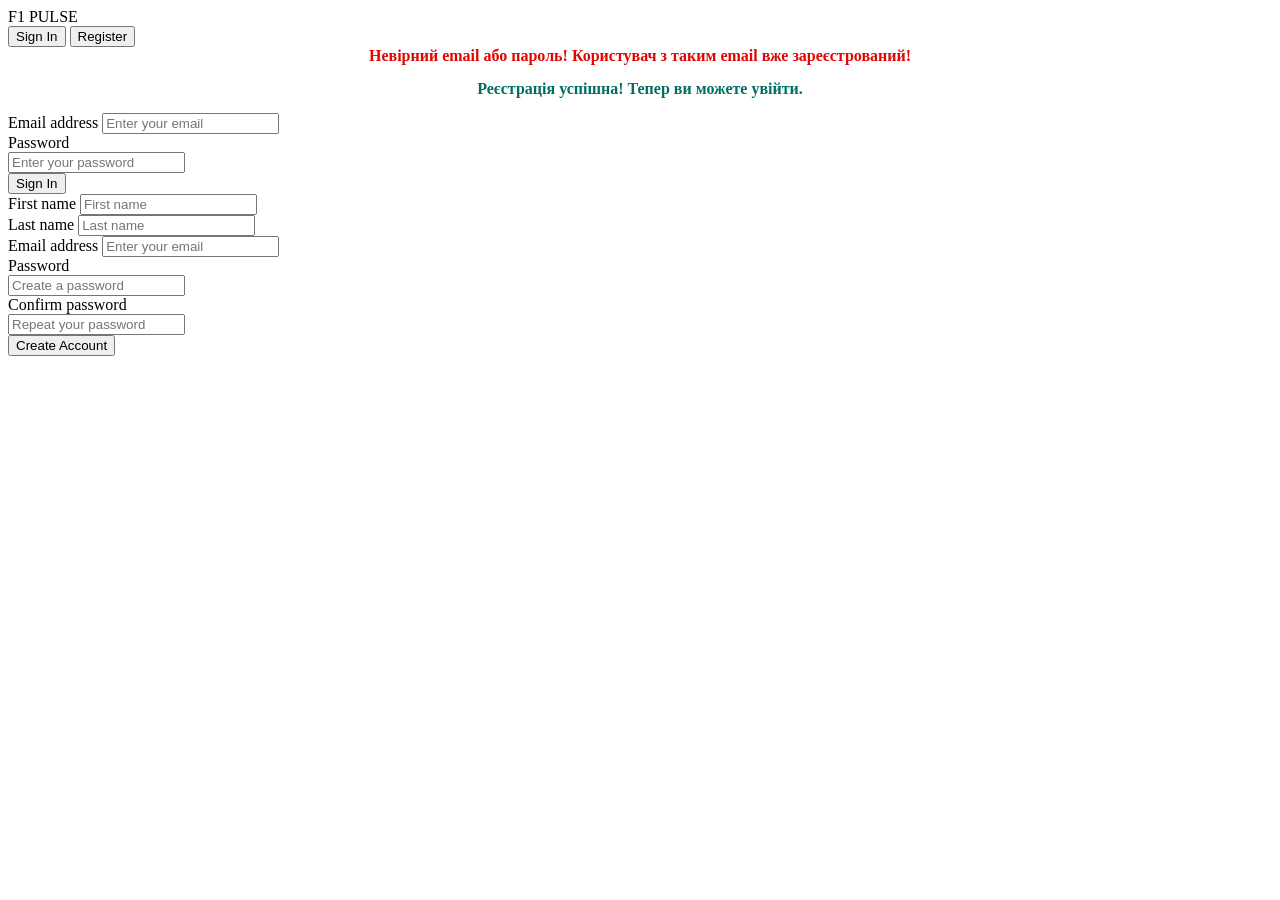
<file: src/main/resources/templates/signin.html>
<!DOCTYPE html>
<html lang="uk" xmlns:th="http://www.thymeleaf.org">
<head>
    <meta charset="UTF-8">
    <meta name="viewport" content="width=device-width, initial-scale=1.0">
    <title>Sign In — F1 Pulse</title>
    <link href="https://fonts.googleapis.com/css2?family=Inter:wght@400;500;600;700;900&display=swap" rel="stylesheet">
    <link rel="stylesheet" th:href="@{/style.css}">
</head>
<body>

<nav>
    <a th:href="@{/}" class="nav-logo" style="text-decoration: none; cursor: pointer;">F1 <span>PULSE</span></a>
</nav>

<div class="page">

    <div class="tabs">
        <button type="button" class="tab active" onclick="switchTab('login')">Sign In</button>
        <button type="button" class="tab" onclick="switchTab('register')">Register</button>
    </div>

    <div th:if="${param.error}" style="color: #e10600; text-align: center; margin-bottom: 15px; font-weight: bold;">
        <span th:if="${param.error[0] == 'wrong_credentials'}">Невірний email або пароль!</span>
        <span th:if="${param.error[0] == 'email_exists'}">Користувач з таким email вже зареєстрований!</span>
    </div>
    <div th:if="${param.success}" style="color: #006F62; text-align: center; margin-bottom: 15px; font-weight: bold;">
        Реєстрація успішна! Тепер ви можете увійти.
    </div>

    <div class="pane active" id="pane-login">
        <form th:action="@{/login}" method="post">
            <div class="field">
                <label>Email address</label>
                <input type="email" name="email" id="login-email" placeholder="Enter your email" required>
            </div>

            <div class="field">
                <label>Password</label>
                <div class="input-wrap">
                    <input type="password" name="password" id="login-pass" placeholder="Enter your password" required>
                </div>
            </div>

            <div class="row-actions">
                <button type="submit" class="btn-submit">Sign In</button>
            </div>
        </form>
    </div>

    <div class="pane" id="pane-register">
        <form th:action="@{/register}" method="post">
            <div class="name-row">
                <div class="field">
                    <label>First name</label>
                    <input type="text" name="firstName" placeholder="First name" required>
                </div>
                <div class="field">
                    <label>Last name</label>
                    <input type="text" name="lastName" placeholder="Last name" required>
                </div>
            </div>

            <div class="field">
                <label>Email address</label>
                <input type="email" name="email" placeholder="Enter your email" required>
            </div>

            <div class="field">
                <label>Password</label>
                <div class="input-wrap">
                    <input type="password" name="password" id="reg-pass" placeholder="Create a password" required>
                </div>
            </div>

            <div class="field">
                <label>Confirm password</label>
                <div class="input-wrap">
                    <input type="password" placeholder="Repeat your password" required>
                </div>
            </div>

            <div class="row-actions">
                <button type="submit" class="btn-submit">Create Account</button>
            </div>
        </form>
    </div>
</div>

<script>
    function switchTab(tabName) {
        document.querySelectorAll('.tab').forEach(btn => btn.classList.remove('active'));
        document.querySelectorAll('.pane').forEach(pane => pane.classList.remove('active'));

        if (tabName === 'login') {
            document.querySelectorAll('.tab')[0].classList.add('active');
            document.getElementById('pane-login').classList.add('active');
        } else {
            document.querySelectorAll('.tab')[1].classList.add('active');
            document.getElementById('pane-register').classList.add('active');
        }
    }
</script>
</body>
</html>
</file>
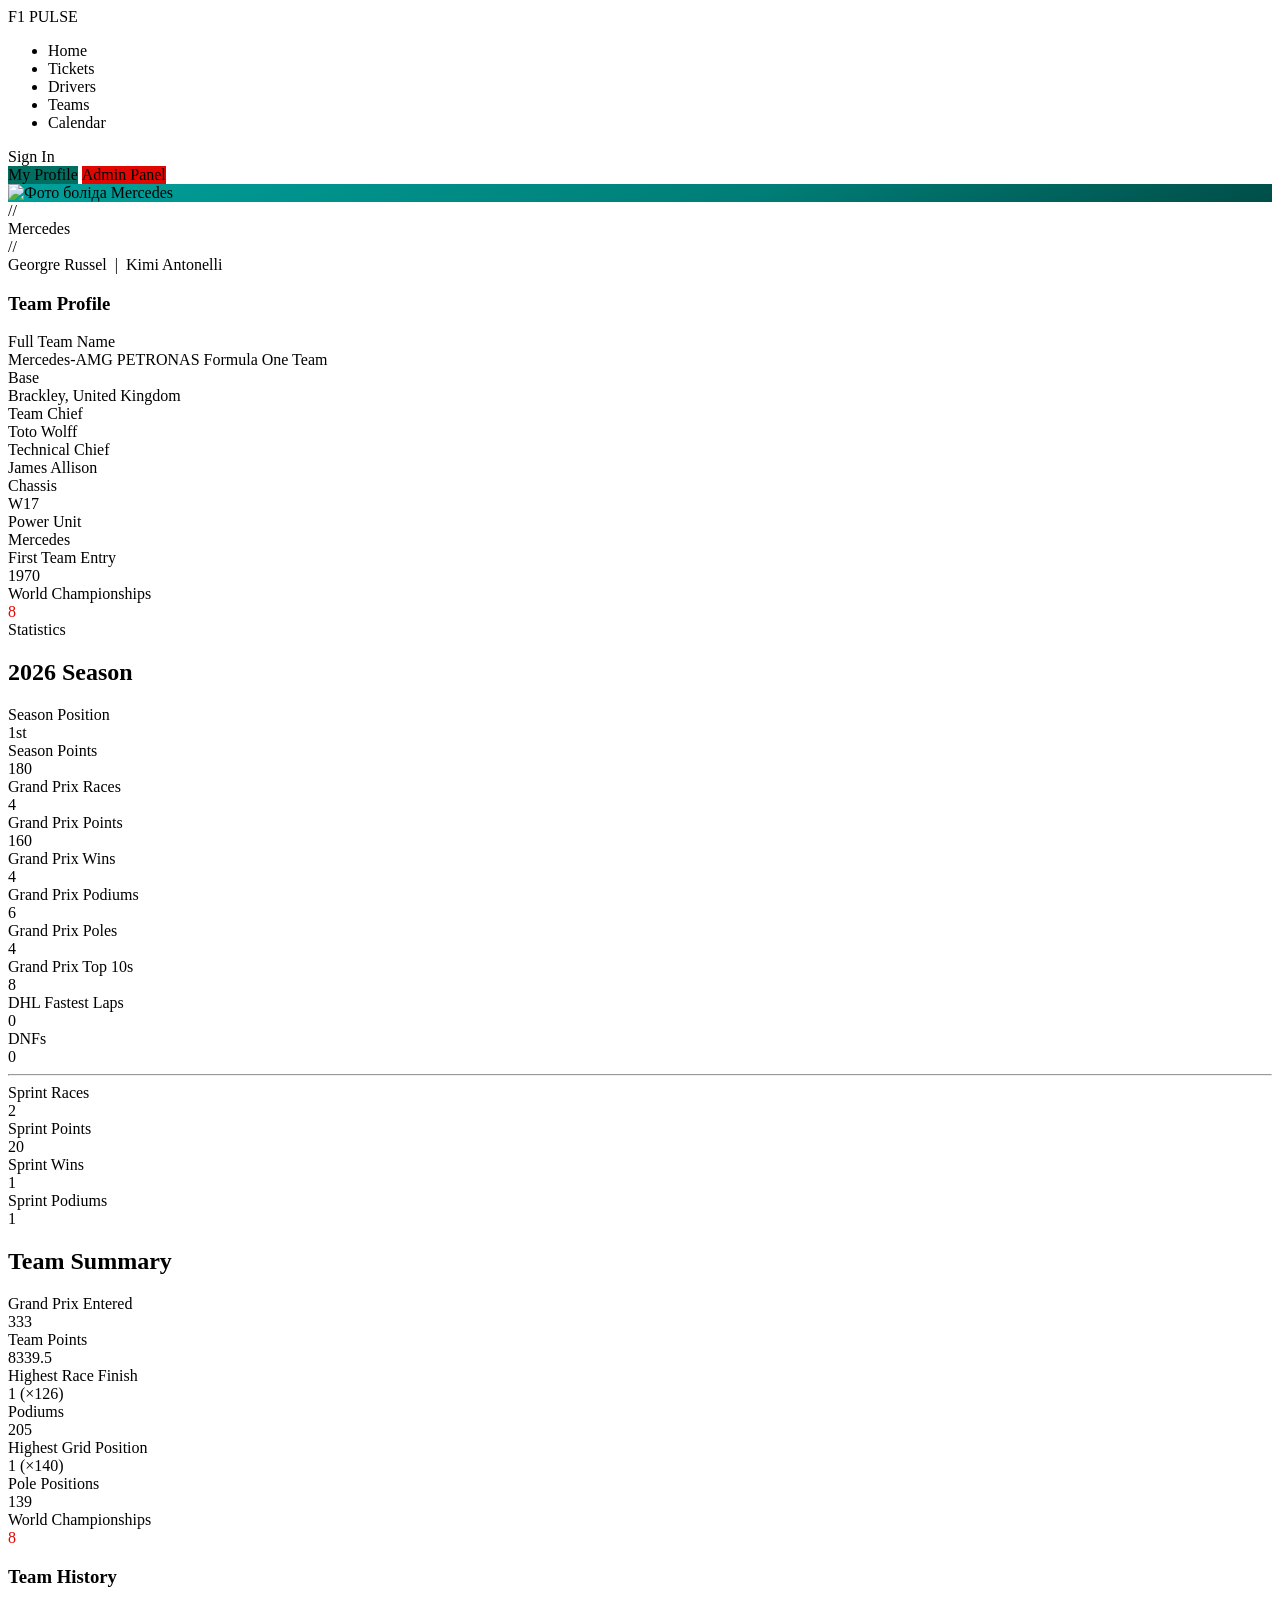
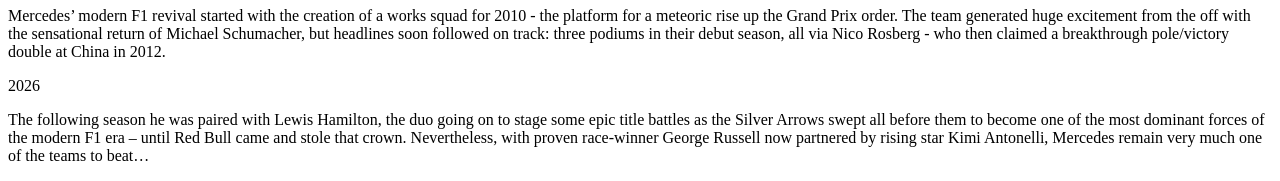
<file: src/main/resources/templates/teamprofile.html>
<!DOCTYPE html>
<html lang="uk" xmlns:th="http://www.thymeleaf.org">
<head>
    <meta charset="UTF-8">
    <meta name="viewport" content="width=device-width, initial-scale=1.0">
    <title>Mercedes — F1 Pulse</title>
    <link href="https://fonts.googleapis.com/css2?family=Inter:wght@400;500;600;700;900&display=swap" rel="stylesheet">
    <link rel="stylesheet" th:href="@{/style.css}">
    <style>
    </style>
</head>
<body>

<nav>
    <a th:href="@{/}" class="nav-logo">F1 <span>PULSE</span></a>
    <ul class="nav-links">
        <li><a th:href="@{/}">Home</a></li>
        <li><a th:href="@{/tickets}">Tickets</a></li>
        <li><a th:href="@{/drivers}">Drivers</a></li>
        <li><a th:href="@{/teams}" class="active">Teams</a></li>
        <li><a th:href="@{/calendar}">Calendar</a></li>
    </ul>
    <div th:if="${session.loggedInUser == null}">
        <a th:href="@{/signin}" class="btn-signin" style="text-decoration: none; display: inline-flex; align-items: center; justify-content: center;">Sign In</a>
    </div>

    <div th:if="${session.loggedInUser != null}">
        <a th:if="${session.loggedInUser.role == 'USER'}" th:href="@{/userprofile}" class="btn-signin" style="text-decoration: none; display: inline-flex; align-items: center; justify-content: center; background: #006F62; border-color: #006F62;">My Profile</a>

        <a th:if="${session.loggedInUser.role == 'ADMIN'}" th:href="@{/adminprofile}" class="btn-signin" style="text-decoration: none; display: inline-flex; align-items: center; justify-content: center; background: #e10600; border-color: #e10600;">Admin Panel</a>
    </div>
</nav>

<div class="hero" id="teamHero">
    <div class="hero-top" id="heroBg" style="background: linear-gradient(160deg, #00A19C 0%, #007D76 60%, #004D48 100%);">
        <div class="car-area">
            <div class="car-img-wrap">
                <img th:src="@{/image/mercedes.avif}" alt="Фото боліда Mercedes">
            </div>
        </div>
    </div>
    <div class="hero-bar">
        <div class="hero-name-row">
            <span class="hero-slash">//</span>
            <div class="hero-team-name" id="heroName">Mercedes</div>
            <span class="hero-slash">//</span>
        </div>
        <div class="hero-drivers" id="heroDrivers">Georgre Russel &nbsp;|&nbsp; Kimi Antonelli</div>
    </div>
</div>

<div class="profile-section">
    <h3>Team Profile</h3>
    <div class="profile-grid" id="profileGrid">
        <div class="profile-item"><div class="pi-label">Full Team Name</div><div class="pi-value" id="pFullName">Mercedes-AMG PETRONAS Formula One Team</div></div>
        <div class="profile-item"><div class="pi-label">Base</div><div class="pi-value" id="pBase">Brackley, United Kingdom</div></div>
        <div class="profile-item"><div class="pi-label">Team Chief</div><div class="pi-value" id="pChief">Toto Wolff</div></div>
        <div class="profile-item"><div class="pi-label">Technical Chief</div><div class="pi-value" id="pTech">James Allison</div></div>
        <div class="profile-item"><div class="pi-label">Chassis</div><div class="pi-value" id="pChassis">W17</div></div>
        <div class="profile-item"><div class="pi-label">Power Unit</div><div class="pi-value" id="pPower">Mercedes</div></div>
        <div class="profile-item"><div class="pi-label">First Team Entry</div><div class="pi-value" id="pEntry">1970</div></div>
        <div class="profile-item"><div class="pi-label">World Championships</div><div class="pi-value" id="pChamps" style="color:#e10600">8</div></div>
    </div>
</div>

<div class="bottom-layout">
    <div class="stats-dark">
        <div class="season-label">Statistics</div>
        <h2>2026 Season</h2>
        <div class="sg">
            <div class="si"><div class="si-label">Season Position</div><div class="si-val">1st</div></div>
            <div class="si"><div class="si-label">Season Points</div><div class="si-val">180</div></div>
            <div class="si"><div class="si-label">Grand Prix Races</div><div class="si-val">4</div></div>
            <div class="si"><div class="si-label">Grand Prix Points</div><div class="si-val">160</div></div>
            <div class="si"><div class="si-label">Grand Prix Wins</div><div class="si-val">4</div></div>
            <div class="si"><div class="si-label">Grand Prix Podiums</div><div class="si-val">6</div></div>
            <div class="si"><div class="si-label">Grand Prix Poles</div><div class="si-val">4</div></div>
            <div class="si"><div class="si-label">Grand Prix Top 10s</div><div class="si-val">8</div></div>
            <div class="si"><div class="si-label">DHL Fastest Laps</div><div class="si-val">0</div></div>
            <div class="si"><div class="si-label">DNFs</div><div class="si-val">0</div></div>
        </div>
        <hr class="divl">
        <div class="sg">
            <div class="si"><div class="si-label">Sprint Races</div><div class="si-val">2</div></div>
            <div class="si"><div class="si-label">Sprint Points</div><div class="si-val">20</div></div>
            <div class="si"><div class="si-label">Sprint Wins</div><div class="si-val">1</div></div>
            <div class="si"><div class="si-label">Sprint Podiums</div><div class="si-val">1</div></div>
        </div>
    </div>

    <div class="summary-dark">
        <h2>Team Summary</h2>
        <div class="sum-row"><div class="sum-label">Grand Prix Entered</div><div class="sum-val">333</div></div>
        <div class="sum-row"><div class="sum-label">Team Points</div><div class="sum-val">8339.5</div></div>
        <div class="sum-row"><div class="sum-label">Highest Race Finish</div><div class="sum-val">1 (×126)</div></div>
        <div class="sum-row"><div class="sum-label">Podiums</div><div class="sum-val">205</div></div>
        <div class="sum-row"><div class="sum-label">Highest Grid Position</div><div class="sum-val">1 (×140)</div></div>
        <div class="sum-row"><div class="sum-label">Pole Positions</div><div class="sum-val">139</div></div>
        <div class="sum-row"><div class="sum-label">World Championships</div><div class="sum-val" style="color:#e10600">8</div></div>
    </div>
</div>

<div class="bio-section">
    <h3>Team History</h3>
    <p id="bioText">Mercedes’ modern F1 revival started with the creation of a works squad for 2010 - the platform for a meteoric rise up the Grand Prix order. The team generated huge excitement from the off with the sensational return of Michael Schumacher, but headlines soon followed on track: three podiums in their debut season, all via Nico Rosberg - who then claimed a breakthrough pole/victory double at China in 2012.
    </p>
    <div class="bio-year">2026</div>
    <p>The following season he was paired with Lewis Hamilton, the duo going on to stage some epic title battles as the Silver Arrows swept all before them to become one of the most dominant forces of the modern F1 era – until Red Bull came and stole that crown. Nevertheless, with proven race-winner George Russell now partnered by rising star Kimi Antonelli, Mercedes remain very much one of the teams to beat…
    </p>
</div>

</body>
</html>
</file>
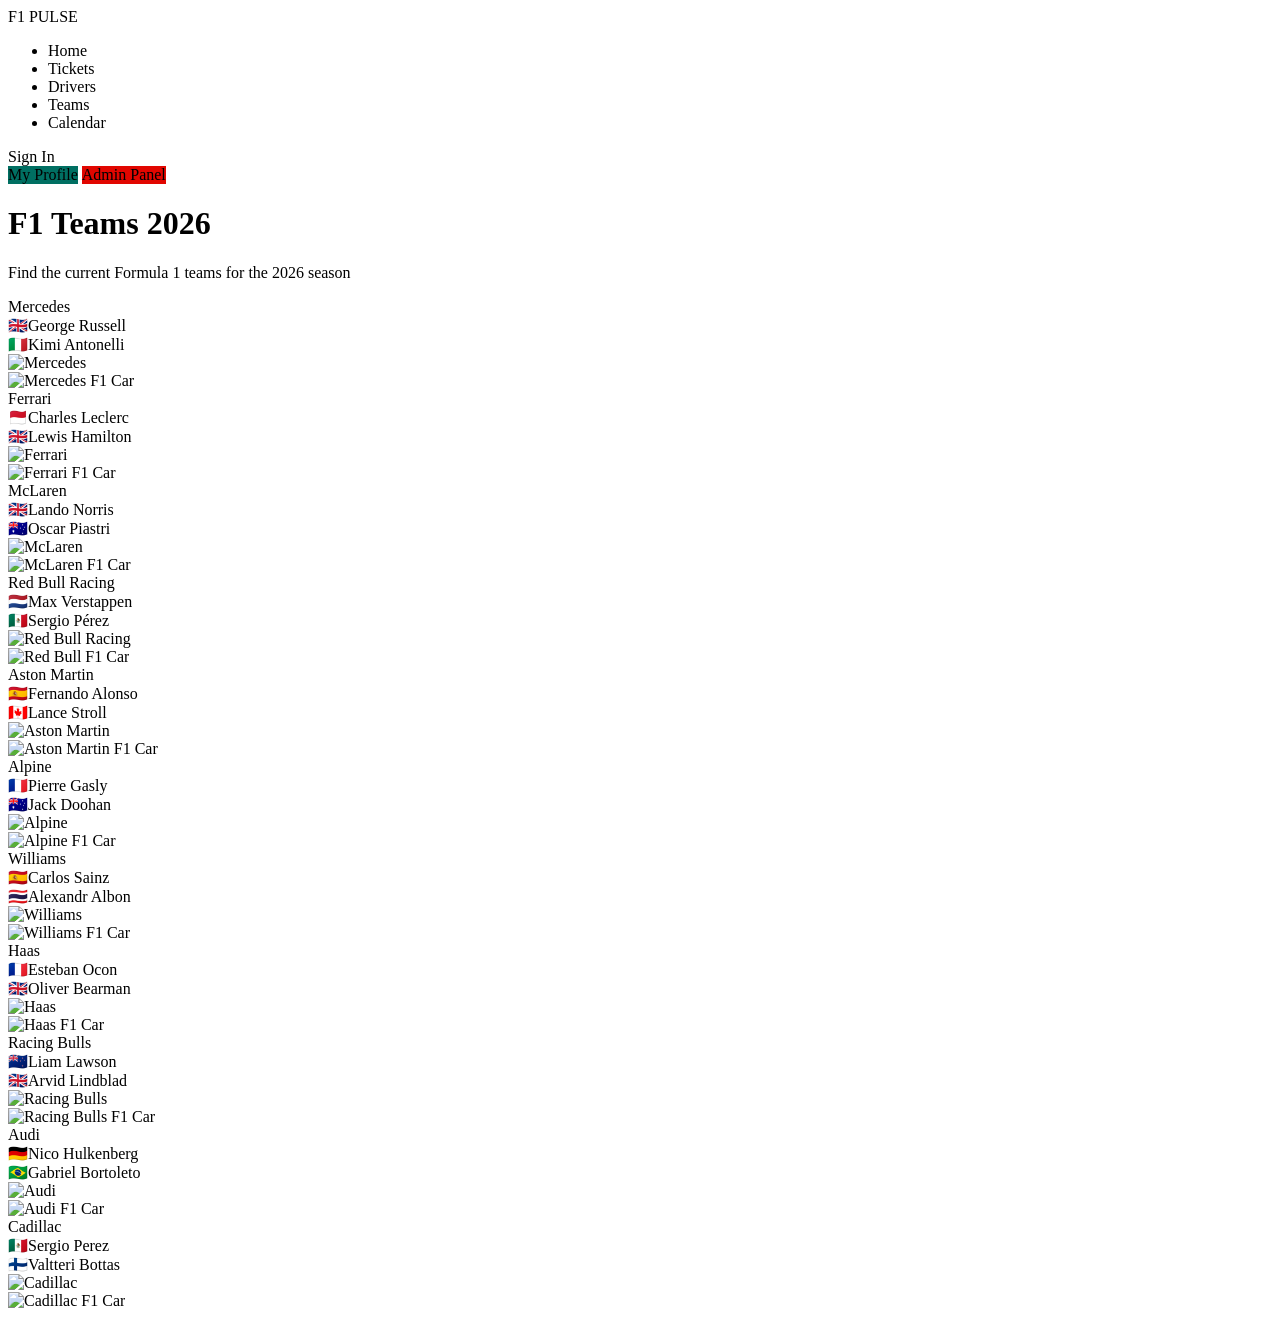
<file: src/main/resources/templates/teams.html>
<!DOCTYPE html>
<html lang="uk" xmlns:th="http://www.thymeleaf.org">
<head>
    <meta charset="UTF-8">
    <meta name="viewport" content="width=device-width, initial-scale=1.0">
    <title>F1 Teams 2026</title>
    <link href="https://fonts.googleapis.com/css2?family=Inter:wght@400;500;600;700;900&display=swap" rel="stylesheet">
    <link rel="stylesheet" th:href="@{/style.css}">
</head>
<body>

<nav>
    <div class="nav-logo">F1 <span>PULSE</span></div>
    <ul class="nav-links">
        <li><a th:href="@{/}">Home</a></li>
        <li><a th:href="@{/tickets}">Tickets</a></li>
        <li><a th:href="@{/drivers}">Drivers</a></li>
        <li><a th:href="@{/teams}" class="active">Teams</a></li>
        <li><a th:href="@{/calendar}">Calendar</a></li>
    </ul>
    <div th:if="${session.loggedInUser == null}">
        <a th:href="@{/signin}" class="btn-signin" style="text-decoration: none; display: inline-flex; align-items: center; justify-content: center;">Sign In</a>
    </div>

    <div th:if="${session.loggedInUser != null}">
        <a th:if="${session.loggedInUser.role == 'USER'}" th:href="@{/userprofile}" class="btn-signin" style="text-decoration: none; display: inline-flex; align-items: center; justify-content: center; background: #006F62; border-color: #006F62;">My Profile</a>

        <a th:if="${session.loggedInUser.role == 'ADMIN'}" th:href="@{/adminprofile}" class="btn-signin" style="text-decoration: none; display: inline-flex; align-items: center; justify-content: center; background: #e10600; border-color: #e10600;">Admin Panel</a>
    </div>
</nav>

<div class="page">
    <h1>F1 Teams 2026</h1>
    <p class="subtitle">Find the current Formula 1 teams for the 2026 season</p>

    <div class="teams-grid">

        <a th:href="@{/teamprofile}" class="team-card mercedes" style="text-decoration: none; color: inherit; display: block; cursor: pointer;">
            <div class="card-top">
                <div class="team-name">Mercedes</div>
                <div class="drivers-row">
                    <div class="driver-pill"><span class="flag">🇬🇧</span><span class="dname">George</span>&nbsp;<span class="dlast">Russell</span></div>
                    <div class="driver-pill"><span class="flag">🇮🇹</span><span class="dname">Kimi</span>&nbsp;<span class="dlast">Antonelli</span></div>
                </div>
            </div>
            <div class="team-logo">
                <img th:src="@{/image/mercedeslogo.avif}" alt="Mercedes">
            </div>
            <div class="car-area">
                <img th:src="@{/image/mercedes.avif}" alt="Mercedes F1 Car">
            </div>
        </a>

        <div class="team-card ferrari">
            <div class="card-top">
                <div class="team-name">Ferrari</div>
                <div class="drivers-row">
                    <div class="driver-pill"><span class="flag">🇲🇨</span><span class="dname">Charles</span>&nbsp;<span class="dlast">Leclerc</span></div>
                    <div class="driver-pill"><span class="flag">🇬🇧</span><span class="dname">Lewis</span>&nbsp;<span class="dlast">Hamilton</span></div>
                </div>
            </div>
            <div class="team-logo">
                <img th:src="@{/image/ferrarilogo.avif}" alt="Ferrari">
            </div>
            <div class="car-area">
                <img th:src="@{/image/ferrari.avif}" alt="Ferrari F1 Car">
            </div>
        </div>

        <div class="team-card mclaren">
            <div class="card-top">
                <div class="team-name">McLaren</div>
                <div class="drivers-row">
                    <div class="driver-pill"><span class="flag">🇬🇧</span><span class="dname">Lando</span>&nbsp;<span class="dlast">Norris</span></div>
                    <div class="driver-pill"><span class="flag">🇦🇺</span><span class="dname">Oscar</span>&nbsp;<span class="dlast">Piastri</span></div>
                </div>
            </div>
            <div class="team-logo">
                <img th:src="@{/image/mclarenlogo.avif}" alt="McLaren">
            </div>
            <div class="car-area">
                <img th:src="@{/image/mclaren.avif}" alt="McLaren F1 Car">
            </div>
        </div>

        <div class="team-card redbull">
            <div class="card-top">
                <div class="team-name">Red Bull Racing</div>
                <div class="drivers-row">
                    <div class="driver-pill"><span class="flag">🇳🇱</span><span class="dname">Max</span>&nbsp;<span class="dlast">Verstappen</span></div>
                    <div class="driver-pill"><span class="flag">🇲🇽</span><span class="dname">Sergio</span>&nbsp;<span class="dlast">Pérez</span></div>
                </div>
            </div>
            <div class="team-logo">
                <img th:src="@{/image/redbulllogo.avif}" alt="Red Bull Racing">
            </div>
            <div class="car-area">
                <img th:src="@{/image/redbull.avif}" alt="Red Bull F1 Car">
            </div>
        </div>

        <div class="team-card aston">
            <div class="card-top">
                <div class="team-name">Aston Martin</div>
                <div class="drivers-row">
                    <div class="driver-pill"><span class="flag">🇪🇸</span><span class="dname">Fernando</span>&nbsp;<span class="dlast">Alonso</span></div>
                    <div class="driver-pill"><span class="flag">🇨🇦</span><span class="dname">Lance</span>&nbsp;<span class="dlast">Stroll</span></div>
                </div>
            </div>
            <div class="team-logo">
                <img th:src="@{/image/astonlogo.avif}" alt="Aston Martin">
            </div>
            <div class="car-area">
                <img th:src="@{/image/aston.avif}" alt="Aston Martin F1 Car">
            </div>
        </div>

        <div class="team-card alpine">
            <div class="card-top">
                <div class="team-name">Alpine</div>
                <div class="drivers-row">
                    <div class="driver-pill"><span class="flag">🇫🇷</span><span class="dname">Pierre</span>&nbsp;<span class="dlast">Gasly</span></div>
                    <div class="driver-pill"><span class="flag">🇦🇺</span><span class="dname">Jack</span>&nbsp;<span class="dlast">Doohan</span></div>
                </div>
            </div>
            <div class="team-logo">
                <img th:src="@{/image/alpinelogo.avif}" alt="Alpine">
            </div>
            <div class="car-area">
                <img th:src="@{/image/alpine.avif}" alt="Alpine F1 Car">
            </div>
        </div>

        <div class="team-card williams">
            <div class="card-top">
                <div class="team-name">Williams</div>
                <div class="drivers-row">
                    <div class="driver-pill"><span class="flag">🇪🇸</span><span class="dname">Carlos</span>&nbsp;<span class="dlast">Sainz</span></div>
                    <div class="driver-pill"><span class="flag">🇹🇭</span><span class="dname">Alexandr</span>&nbsp;<span class="dlast">Albon</span></div>
                </div>
            </div>
            <div class="team-logo">
                <img th:src="@{/image/williamslogo.avif}" alt="Williams">
            </div>
            <div class="car-area">
                <img th:src="@{/image/williams.avif}" alt="Williams F1 Car">
            </div>
        </div>

        <div class="team-card haas">
            <div class="card-top">
                <div class="team-name">Haas</div>
                <div class="drivers-row">
                    <div class="driver-pill"><span class="flag">🇫🇷</span><span class="dname">Esteban</span>&nbsp;<span class="dlast">Ocon</span></div>
                    <div class="driver-pill"><span class="flag">🇬🇧</span><span class="dname">Oliver</span>&nbsp;<span class="dlast">Bearman</span></div>
                </div>
            </div>
            <div class="team-logo">
                <img th:src="@{/image/haaslogo.avif}" alt="Haas">
            </div>
            <div class="car-area">
                <img th:src="@{/image/haas.avif}" alt="Haas F1 Car">
            </div>
        </div>

        <div class="team-card racing">
            <div class="card-top">
                <div class="team-name">Racing Bulls</div>
                <div class="drivers-row">
                    <div class="driver-pill"><span class="flag">🇳🇿</span><span class="dname">Liam</span>&nbsp;<span class="dlast">Lawson</span></div>
                    <div class="driver-pill"><span class="flag">🇬🇧</span><span class="dname">Arvid</span>&nbsp;<span class="dlast">Lindblad</span></div>
                </div>
            </div>
            <div class="team-logo">
                <img th:src="@{/image/racinglogo.avif}" alt="Racing Bulls">
            </div>
            <div class="car-area">
                <img th:src="@{/image/racing.avif}" alt="Racing Bulls F1 Car">
            </div>
        </div>

        <div class="team-card audi">
            <div class="card-top">
                <div class="team-name">Audi</div>
                <div class="drivers-row">
                    <div class="driver-pill"><span class="flag">🇩🇪</span><span class="dname">Nico</span>&nbsp;<span class="dlast">Hulkenberg</span></div>
                    <div class="driver-pill"><span class="flag">🇧🇷</span><span class="dname">Gabriel</span>&nbsp;<span class="dlast">Bortoleto</span></div>
                </div>
            </div>
            <div class="team-logo">
                <img th:src="@{/image/audilogo.avif}" alt="Audi">
            </div>
            <div class="car-area">
                <img th:src="@{/image/audi.png}" alt="Audi F1 Car">
            </div>
        </div>

        <div class="team-card cadillac">
            <div class="card-top">
                <div class="team-name">Cadillac</div>
                <div class="drivers-row">
                    <div class="driver-pill"><span class="flag">🇲🇽</span><span class="dname">Sergio</span>&nbsp;<span class="dlast">Perez</span></div>
                    <div class="driver-pill"><span class="flag">🇫🇮</span><span class="dname">Valtteri</span>&nbsp;<span class="dlast">Bottas</span></div>
                </div>
            </div>
            <div class="team-logo">
                <img th:src="@{/image/cadillaclogo.avif}" alt="Cadillac">
            </div>
            <div class="car-area">
                <img th:src="@{/image/cadillac.png}" alt="Cadillac F1 Car">
            </div>
        </div>

    </div>
</div>

</body>
</html>
</file>
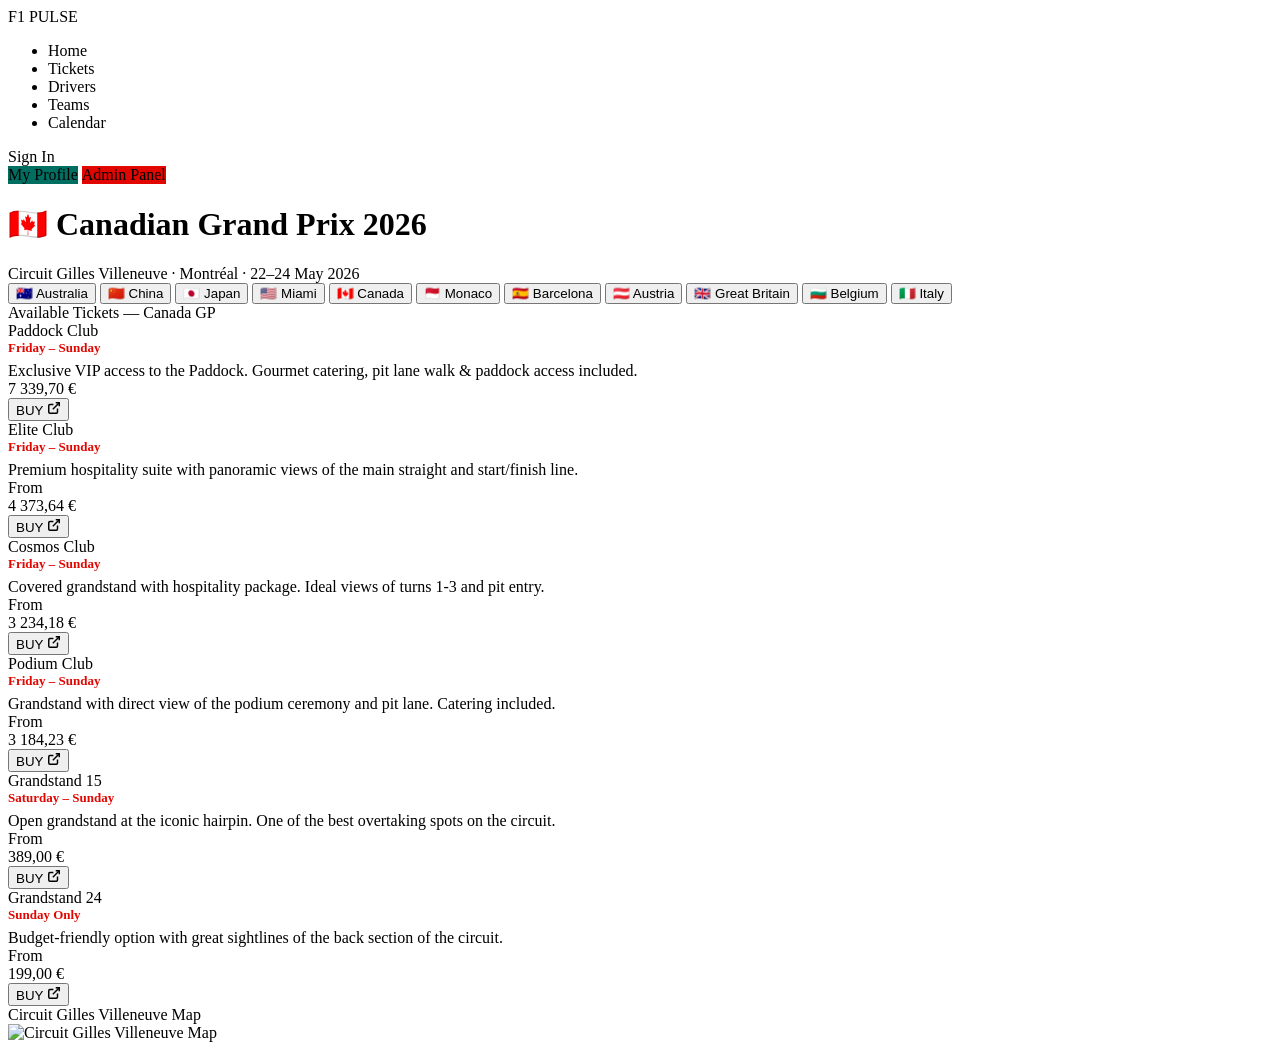
<file: src/main/resources/templates/tickets.html>
<!DOCTYPE html>
<html lang="uk" xmlns:th="http://www.thymeleaf.org">
<head>
    <meta charset="UTF-8">
    <meta name="viewport" content="width=device-width, initial-scale=1.0">
    <title>F1 Tickets — Canadian Grand Prix</title>
    <link href="https://fonts.googleapis.com/css2?family=Inter:wght@400;500;600;700;900&display=swap" rel="stylesheet">
    <link rel="stylesheet" th:href="@{/style.css}">
    <style>
    </style>
</head>
<body>

<nav>
    <div class="nav-logo">F1 <span>PULSE</span></div>
    <ul class="nav-links">
        <li><a th:href="@{/}">Home</a></li>
        <li><a th:href="@{/tickets}" class="active">Tickets</a></li>
        <li><a th:href="@{/drivers}">Drivers</a></li>
        <li><a th:href="@{/teams}">Teams</a></li>
        <li><a th:href="@{/calendar}">Calendar</a></li>
    </ul>
    <div th:if="${session.loggedInUser == null}">
        <a th:href="@{/signin}" class="btn-signin" style="text-decoration: none; display: inline-flex; align-items: center; justify-content: center;">Sign In</a>
    </div>

    <div th:if="${session.loggedInUser != null}">
        <a th:if="${session.loggedInUser.role == 'USER'}" th:href="@{/userprofile}" class="btn-signin" style="text-decoration: none; display: inline-flex; align-items: center; justify-content: center; background: #006F62; border-color: #006F62;">My Profile</a>

        <a th:if="${session.loggedInUser.role == 'ADMIN'}" th:href="@{/adminprofile}" class="btn-signin" style="text-decoration: none; display: inline-flex; align-items: center; justify-content: center; background: #e10600; border-color: #e10600;">Admin Panel</a>
    </div>
</nav>

<div class="page-header">
    <h1>🇨🇦 Canadian Grand Prix 2026</h1>
    <div class="sub">Circuit Gilles Villeneuve · Montréal · 22–24 May 2026</div>
</div>

<div class="race-selector">
    <button class="race-tab">🇦🇺 Australia</button>
    <button class="race-tab">🇨🇳 China</button>
    <button class="race-tab">🇯🇵 Japan</button>
    <button class="race-tab">🇺🇸 Miami</button>
    <button class="race-tab active">🇨🇦 Canada</button>
    <button class="race-tab">🇲🇨 Monaco</button>
    <button class="race-tab">🇪🇸 Barcelona</button>
    <button class="race-tab">🇦🇹 Austria</button>
    <button class="race-tab">🇬🇧 Great Britain</button>
    <button class="race-tab">🇧🇬 Belgium</button>
    <button class="race-tab">🇮🇹 Italy</button>
</div>

<div class="split">

    <div class="ticket-list">
        <div class="list-title">Available Tickets — Canada GP</div>

        <div class="ticket-item">
            <div class="ticket-left">
                <div class="ticket-name">Paddock Club</div>
                <div class="ticket-days" style="color: #e10600; font-weight: 600; font-size: 13px; margin-bottom: 6px;">Friday – Sunday</div>
                <div class="ticket-desc">Exclusive VIP access to the Paddock. Gourmet catering, pit lane walk & paddock access included.</div>
            </div>
            <div class="ticket-right">
                <div class="ticket-price">7 339,70 €</div>
                <form th:action="@{/buy-ticket}" method="post" style="margin: 0; padding: 0;">
                    <input type="hidden" name="raceName" value="Canadian Grand Prix">
                    <input type="hidden" name="round" value="Round 05">
                    <input type="hidden" name="dateRange" value="22–24 May 2026">
                    <input type="hidden" name="venue" value="Circuit Gilles Villeneuve">
                    <input type="hidden" name="category" value="Paddock Club">
                    <input type="hidden" name="price" value="7 339,70 €">
                    <input type="hidden" name="flag" value="🇨🇦">

                    <button type="submit" class="btn-goto">
                        BUY
                        <svg width="14" height="14" viewBox="0 0 24 24" fill="none" stroke="currentColor" stroke-width="2.5"><path d="M18 13v6a2 2 0 0 1-2 2H5a2 2 0 0 1-2-2V8a2 2 0 0 1 2-2h6"/><polyline points="15 3 21 3 21 9"/><line x1="10" y1="14" x2="21" y2="3"/></svg>
                    </button>
                </form>
            </div>
        </div>

        <div class="ticket-item">
            <div class="ticket-left">
                <div class="ticket-name">Elite Club</div>
                <div class="ticket-days" style="color: #e10600; font-weight: 600; font-size: 13px; margin-bottom: 6px;">Friday – Sunday</div>
                <div class="ticket-desc">Premium hospitality suite with panoramic views of the main straight and start/finish line.</div>
            </div>
            <div class="ticket-right">
                <div class="ticket-from">From</div>
                <div class="ticket-price">4 373,64 €</div>
                <form th:action="@{/buy-ticket}" method="post" style="margin: 0; padding: 0;">
                    <input type="hidden" name="raceName" value="Canadian Grand Prix">
                    <input type="hidden" name="round" value="Round 05">
                    <input type="hidden" name="dateRange" value="22–24 May 2026">
                    <input type="hidden" name="venue" value="Circuit Gilles Villeneuve">
                    <input type="hidden" name="category" value="Elite Club">
                    <input type="hidden" name="price" value="4 373,64 €">
                    <input type="hidden" name="flag" value="🇨🇦">

                    <button type="submit" class="btn-goto">
                        BUY
                        <svg width="14" height="14" viewBox="0 0 24 24" fill="none" stroke="currentColor" stroke-width="2.5"><path d="M18 13v6a2 2 0 0 1-2 2H5a2 2 0 0 1-2-2V8a2 2 0 0 1 2-2h6"/><polyline points="15 3 21 3 21 9"/><line x1="10" y1="14" x2="21" y2="3"/></svg>
                    </button>
                </form>
            </div>
        </div>

        <div class="ticket-item">
            <div class="ticket-left">
                <div class="ticket-name">Cosmos Club</div>
                <div class="ticket-days" style="color: #e10600; font-weight: 600; font-size: 13px; margin-bottom: 6px;">Friday – Sunday</div>
                <div class="ticket-desc">Covered grandstand with hospitality package. Ideal views of turns 1-3 and pit entry.</div>
            </div>
            <div class="ticket-right">
                <div class="ticket-from">From</div>
                <div class="ticket-price">3 234,18 €</div>
                <form th:action="@{/buy-ticket}" method="post" style="margin: 0; padding: 0;">
                    <input type="hidden" name="raceName" value="Canadian Grand Prix">
                    <input type="hidden" name="round" value="Round 05">
                    <input type="hidden" name="dateRange" value="22–24 May 2026">
                    <input type="hidden" name="venue" value="Circuit Gilles Villeneuve">
                    <input type="hidden" name="category" value="Cosmos Club">
                    <input type="hidden" name="price" value="3 234,18 €">
                    <input type="hidden" name="flag" value="🇨🇦">

                    <button type="submit" class="btn-goto">
                        BUY
                        <svg width="14" height="14" viewBox="0 0 24 24" fill="none" stroke="currentColor" stroke-width="2.5"><path d="M18 13v6a2 2 0 0 1-2 2H5a2 2 0 0 1-2-2V8a2 2 0 0 1 2-2h6"/><polyline points="15 3 21 3 21 9"/><line x1="10" y1="14" x2="21" y2="3"/></svg>
                    </button>
                </form>
            </div>
        </div>

        <div class="ticket-item">
            <div class="ticket-left">
                <div class="ticket-name">Podium Club</div>
                <div class="ticket-days" style="color: #e10600; font-weight: 600; font-size: 13px; margin-bottom: 6px;">Friday – Sunday</div>
                <div class="ticket-desc">Grandstand with direct view of the podium ceremony and pit lane. Catering included.</div>
            </div>
            <div class="ticket-right">
                <div class="ticket-from">From</div>
                <div class="ticket-price">3 184,23 €</div>
                <form th:action="@{/buy-ticket}" method="post" style="margin: 0; padding: 0;">
                    <input type="hidden" name="raceName" value="Canadian Grand Prix">
                    <input type="hidden" name="round" value="Round 05">
                    <input type="hidden" name="dateRange" value="22–24 May 2026">
                    <input type="hidden" name="venue" value="Circuit Gilles Villeneuve">
                    <input type="hidden" name="category" value="Podium Club">
                    <input type="hidden" name="price" value="3 184,23 €">
                    <input type="hidden" name="flag" value="🇨🇦">

                    <button type="submit" class="btn-goto">
                        BUY
                        <svg width="14" height="14" viewBox="0 0 24 24" fill="none" stroke="currentColor" stroke-width="2.5"><path d="M18 13v6a2 2 0 0 1-2 2H5a2 2 0 0 1-2-2V8a2 2 0 0 1 2-2h6"/><polyline points="15 3 21 3 21 9"/><line x1="10" y1="14" x2="21" y2="3"/></svg>
                    </button>
                </form>
            </div>
        </div>

        <div class="ticket-item">
            <div class="ticket-left">
                <div class="ticket-name">Grandstand 15</div>
                <div class="ticket-days" style="color: #e10600; font-weight: 600; font-size: 13px; margin-bottom: 6px;">Saturday – Sunday</div>
                <div class="ticket-desc">Open grandstand at the iconic hairpin. One of the best overtaking spots on the circuit.</div>
            </div>
            <div class="ticket-right">
                <div class="ticket-from">From</div>
                <div class="ticket-price">389,00 €</div>
                <form th:action="@{/buy-ticket}" method="post" style="margin: 0; padding: 0;">
                    <input type="hidden" name="raceName" value="Canadian Grand Prix">
                    <input type="hidden" name="round" value="Round 05">
                    <input type="hidden" name="dateRange" value="22–24 May 2026">
                    <input type="hidden" name="venue" value="Circuit Gilles Villeneuve">
                    <input type="hidden" name="category" value="Grandstand 15">
                    <input type="hidden" name="price" value="389,00 €">
                    <input type="hidden" name="flag" value="🇨🇦">

                    <button type="submit" class="btn-goto">
                        BUY
                        <svg width="14" height="14" viewBox="0 0 24 24" fill="none" stroke="currentColor" stroke-width="2.5"><path d="M18 13v6a2 2 0 0 1-2 2H5a2 2 0 0 1-2-2V8a2 2 0 0 1 2-2h6"/><polyline points="15 3 21 3 21 9"/><line x1="10" y1="14" x2="21" y2="3"/></svg>
                    </button>
                </form>
            </div>
        </div>

        <div class="ticket-item">
            <div class="ticket-left">
                <div class="ticket-name">Grandstand 24</div>
                <div class="ticket-days" style="color: #e10600; font-weight: 600; font-size: 13px; margin-bottom: 6px;">Sunday Only</div>
                <div class="ticket-desc">Budget-friendly option with great sightlines of the back section of the circuit.</div>
            </div>
            <div class="ticket-right">
                <div class="ticket-from">From</div>
                <div class="ticket-price">199,00 €</div>
                <form th:action="@{/buy-ticket}" method="post" style="margin: 0; padding: 0;">
                    <input type="hidden" name="raceName" value="Canadian Grand Prix">
                    <input type="hidden" name="round" value="Round 05">
                    <input type="hidden" name="dateRange" value="22–24 May 2026">
                    <input type="hidden" name="venue" value="Circuit Gilles Villeneuve">
                    <input type="hidden" name="category" value="Grandstand 24">
                    <input type="hidden" name="price" value="199,00 €">
                    <input type="hidden" name="flag" value="🇨🇦">

                    <button type="submit" class="btn-goto">
                        BUY
                        <svg width="14" height="14" viewBox="0 0 24 24" fill="none" stroke="currentColor" stroke-width="2.5"><path d="M18 13v6a2 2 0 0 1-2 2H5a2 2 0 0 1-2-2V8a2 2 0 0 1 2-2h6"/><polyline points="15 3 21 3 21 9"/><line x1="10" y1="14" x2="21" y2="3"/></svg>
                    </button>
                </form>
            </div>
        </div>

    </div> <div class="track-panel">
    <div class="track-title">Circuit Gilles Villeneuve Map</div>
    <div class="track-img-wrap">
        <img th:src="@{/image/canadatrack.avif}" alt="Circuit Gilles Villeneuve Map">
    </div>
</div>

</div> </body>
</html>
</file>
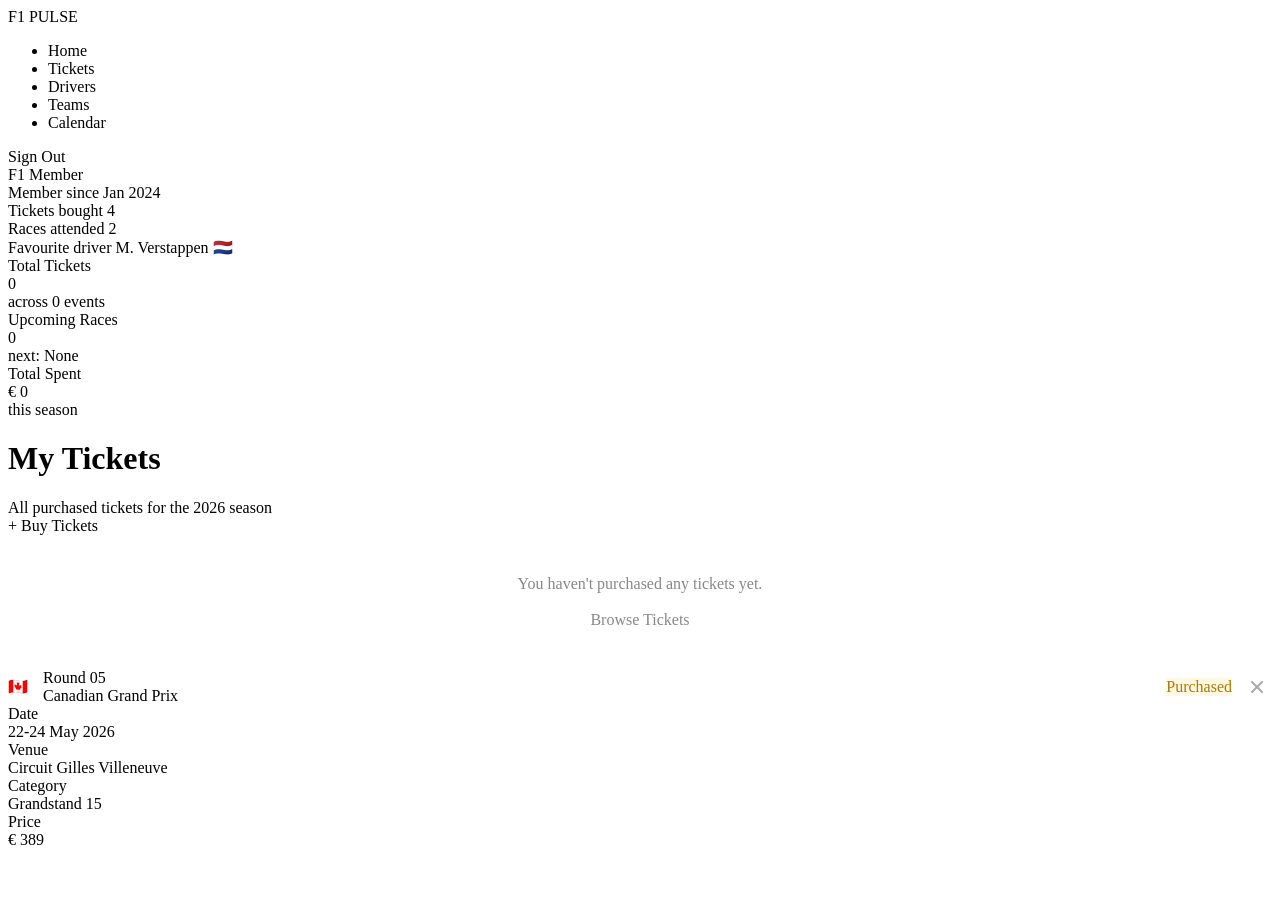
<file: src/main/resources/templates/userprofile.html>
<!DOCTYPE html>
<html lang="uk" xmlns:th="http://www.thymeleaf.org">
<head>
    <meta charset="UTF-8">
    <meta name="viewport" content="width=device-width, initial-scale=1.0">
    <title>My Profile — F1 Pulse</title>
    <link href="https://fonts.googleapis.com/css2?family=Inter:wght@400;500;600;700;900&display=swap" rel="stylesheet">
    <link rel="stylesheet" th:href="@{/style.css}">
    <style>
    </style>
</head>
<body>

<nav>
    <a th:href="@{/}" class="nav-logo">F1 <span>PULSE</span></a>
    <ul class="nav-links">
        <li><a th:href="@{/}">Home</a></li>
        <li><a th:href="@{/tickets}">Tickets</a></li>
        <li><a th:href="@{/drivers}">Drivers</a></li>
        <li><a th:href="@{/teams}">Teams</a></li>
        <li><a th:href="@{/calendar}">Calendar</a></li>
    </ul>
    <a th:href="@{/logout}" class="btn-signout" style="text-decoration: none; display: inline-flex; align-items: center; justify-content: center;">Sign Out</a>
</nav>

<div class="layout">

    <div class="sidebar">
        <div class="user-card">
            <div class="user-card-top">
                <div class="avatar" th:text="${#strings.toUpperCase(#strings.substring(user.firstName,0,1) + #strings.substring(user.lastName,0,1))}"></div>

                <div class="user-name" th:text="${user.firstName + ' ' + user.lastName}"></div>

                <div class="user-email" th:text="${user.email}"></div>

                <div class="member-badge">F1 Member</div>
            </div>
            <div class="user-card-body">
                <div class="user-stat-row">
                    <span class="us-label">Member since</span>
                    <span class="us-value">Jan 2024</span>
                </div>
                <div class="user-stat-row">
                    <span class="us-label">Tickets bought</span>
                    <span class="us-value">4</span>
                </div>
                <div class="user-stat-row">
                    <span class="us-label">Races attended</span>
                    <span class="us-value">2</span>
                </div>
                <div class="user-stat-row">
                    <span class="us-label">Favourite driver</span>
                    <span class="us-value">M. Verstappen 🇳🇱</span>
                </div>
            </div>
        </div>


    </div>

    <div class="main" id="mainContent">

        <div class="summary-row">
            <div class="sum-card">
                <div class="sc-label">Total Tickets</div>
                <div class="sc-val" th:text="${totalTickets}">0</div>
                <div class="sc-sub" th:text="'across ' + ${uniqueEvents} + ' events'">across 0 events</div>
            </div>

            <div class="sum-card">
                <div class="sc-label">Upcoming Races</div>
                <div class="sc-val" th:text="${uniqueEvents}">0</div>
                <div class="sc-sub" th:text="${totalTickets > 0 ? 'next: ' + tickets[0].raceName : 'no upcoming races'}">next: None</div>
            </div>

            <div class="sum-card">
                <div class="sc-label">Total Spent</div>
                <div class="sc-val" th:text="${totalSpent}">€ 0</div>
                <div class="sc-sub">this season</div>
            </div>
        </div>

        <div class="page-hdr">
            <div>
                <h1>My Tickets</h1>
                <div class="sub">All purchased tickets for the 2026 season</div>
            </div>
            <a th:href="@{/tickets}" class="btn-buy">+ Buy Tickets</a>
        </div>


        <div id="ticketsList">

            <div th:if="${#lists.isEmpty(tickets)}" style="text-align: center; padding: 40px; color: #888;">
                You haven't purchased any tickets yet. <br><br>
                <a th:href="@{/tickets}" class="btn-buy" style="display:inline-block;">Browse Tickets</a>
            </div>

            <div class="ticket-card" style="margin-bottom:12px" th:each="t : ${tickets}">
                <div class="ticket-strip" style="background:#006F62"></div>
                <div class="ticket-body">

                    <div class="ticket-top" style="display: flex; align-items: center; justify-content: space-between;">
                        <div style="display: flex; align-items: center; gap: 15px;">
                            <span class="ticket-flag" th:text="${t.flag}">🇨🇦</span>
                            <div>
                                <div class="ticket-round" th:text="${t.round}">Round 05</div>
                                <div class="ticket-race" th:text="${t.raceName}">Canadian Grand Prix</div>
                            </div>
                        </div>

                        <div style="display: flex; align-items: center; gap: 10px;">
                            <span class="status-badge status-upcoming" style="background: #fff8e0; color: #b07800;">Purchased</span>

                            <form th:action="@{/delete-ticket}" method="post" style="margin: 0; padding: 0;">
                                <input type="hidden" name="ticketId" th:value="${t.id}">
                                <button type="submit" title="Cancel Ticket" style="background: none; border: none; cursor: pointer; color: #aaa; transition: color 0.2s; display: flex; align-items: center; padding: 5px;">
                                    <svg width="20" height="20" viewBox="0 0 24 24" fill="none" stroke="currentColor" stroke-width="2.5" stroke-linecap="round" stroke-linejoin="round">
                                        <line x1="18" y1="6" x2="6" y2="18"></line>
                                        <line x1="6" y1="6" x2="18" y2="18"></line>
                                    </svg>
                                </button>
                            </form>
                        </div>
                    </div>
                    <div class="ticket-details">
                        <div class="td-item"><div class="td-label">Date</div><div class="td-value" th:text="${t.dateRange}">22-24 May 2026</div></div>
                        <div class="td-item"><div class="td-label">Venue</div><div class="td-value" th:text="${t.venue}">Circuit Gilles Villeneuve</div></div>
                        <div class="td-item"><div class="td-label">Category</div><div class="td-value" th:text="${t.category}">Grandstand 15</div></div>
                        <div class="td-item"><div class="td-label">Price</div><div class="td-value" th:text="${t.price}">€ 389</div></div>
                    </div>
                </div>
            </div>

        </div>
    </div>
</div>
</body>
</html>
</file>
